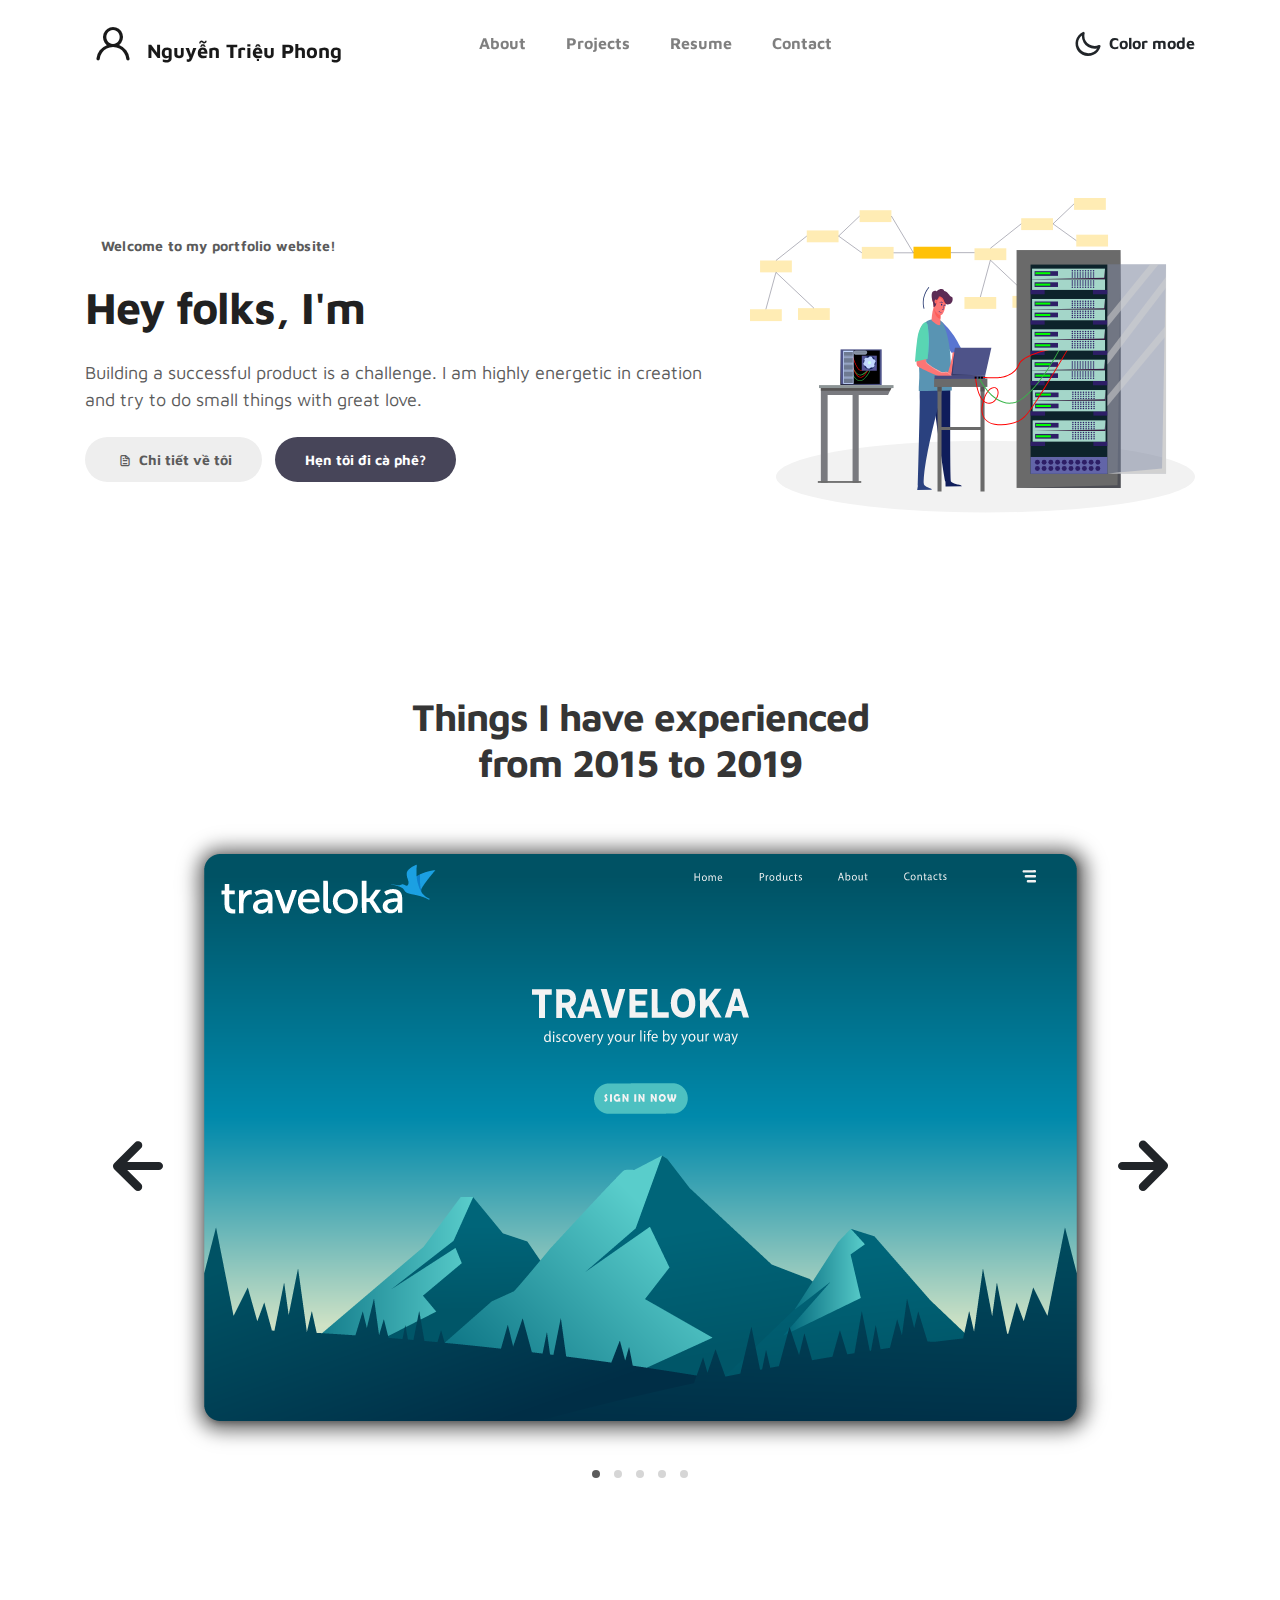
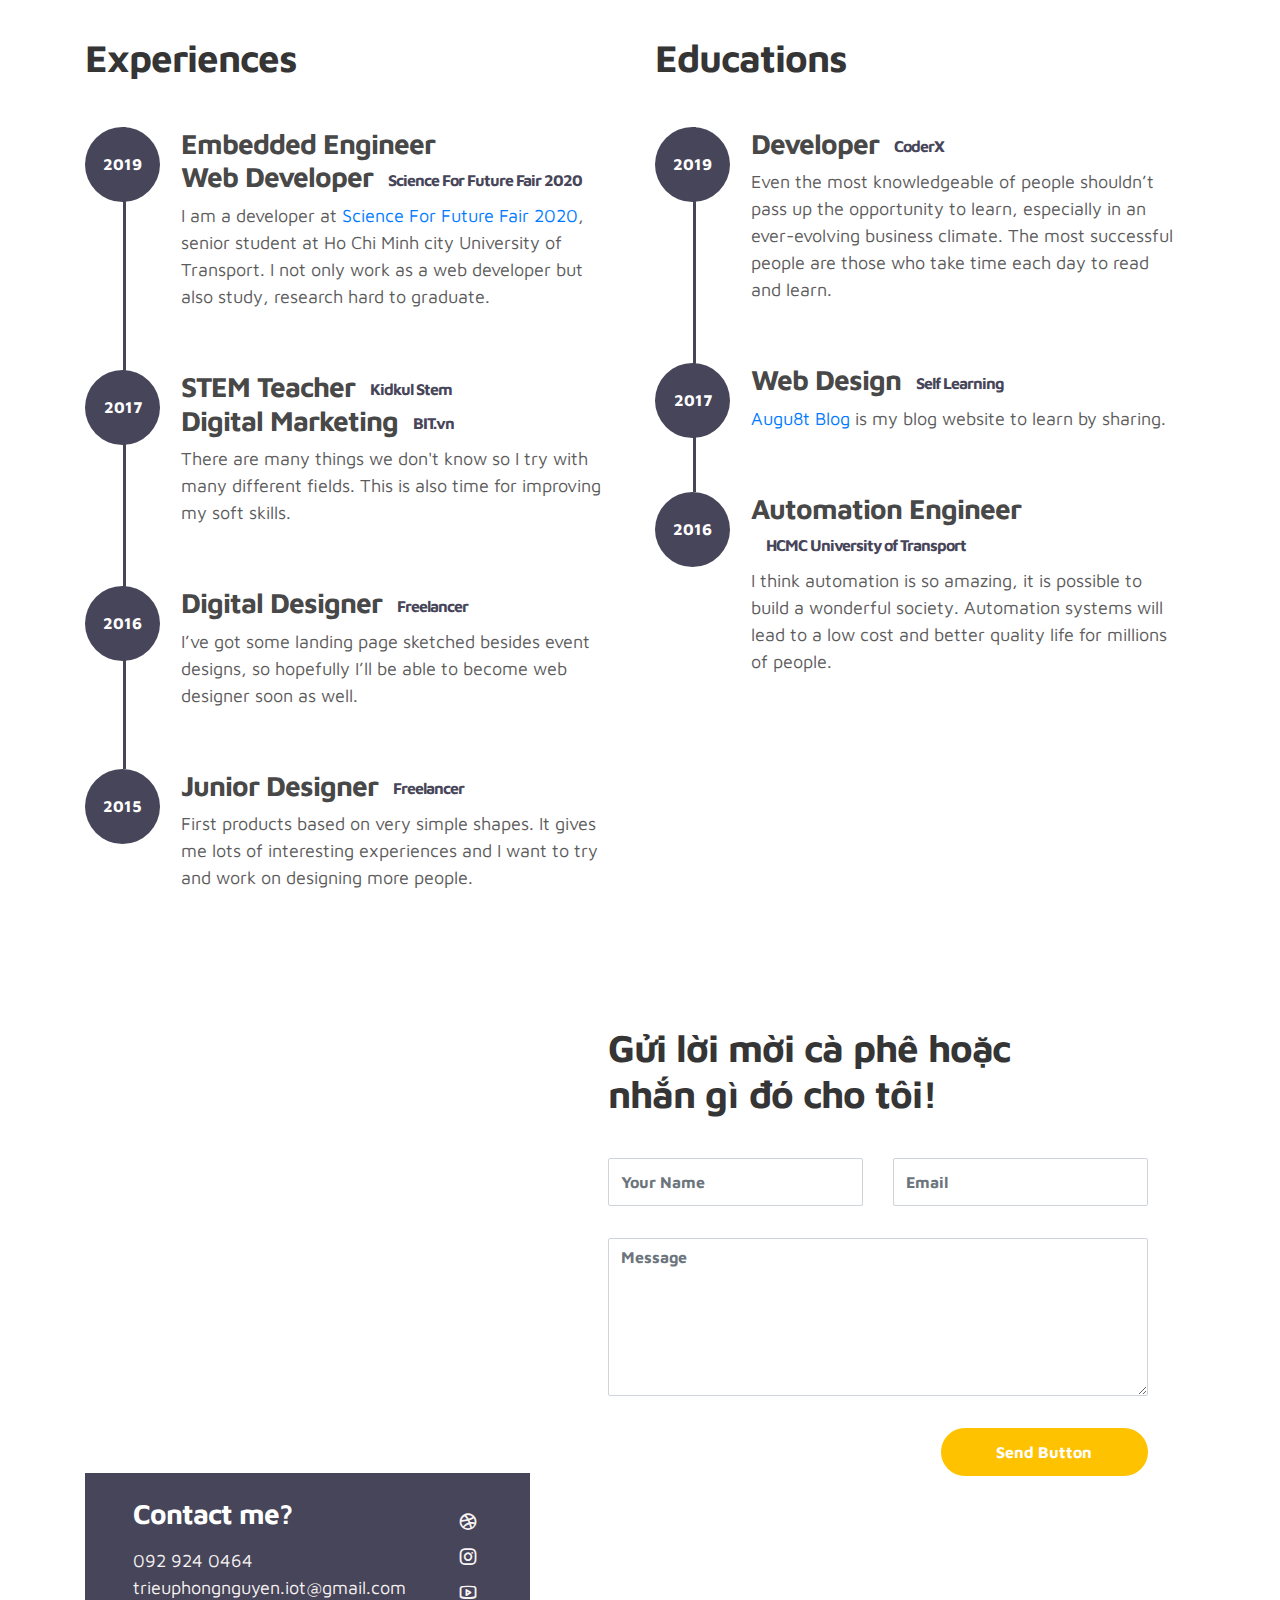
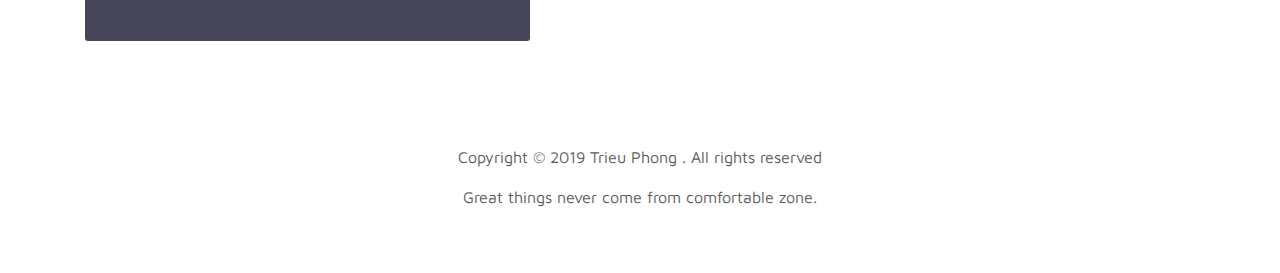
<file: index.html>
<!doctype html>
<html lang="en">
  <head>
    <meta charset="utf-8">
    <meta name="viewport" content="width=device-width, initial-scale=1, shrink-to-fit=no">
    <meta name="description" content="">
    <meta name="author" content="">

    <title>About Nguyen Trieu Phong</title>

    <link rel="stylesheet" href="css/bootstrap.min.css">
    <link rel="stylesheet" href="css/unicons.css">
    <link rel="stylesheet" href="css/owl.carousel.min.css">
    <link rel="stylesheet" href="css/owl.theme.default.min.css">

    <!-- MAIN STYLE -->
    <link rel="stylesheet" href="css/tooplate-style.css">
    
<script src="https://ajax.googleapis.com/ajax/libs/jquery/3.4.0/jquery.min.js"></script>
  </head>
  <body>

    <!-- MENU -->
    <nav class="navbar navbar-expand-sm navbar-light">
        <div class="container">
            <a class="navbar-brand" href="index.html"><i class='uil uil-user'></i> Nguyễn Triệu Phong</a>

            <button class="navbar-toggler" type="button" data-toggle="collapse" data-target="#navbarNav" aria-controls="navbarNav" aria-expanded="false"
                aria-label="Toggle navigation">
                <span class="navbar-toggler-icon"></span>
                <span class="navbar-toggler-icon"></span>
                <span class="navbar-toggler-icon"></span>
            </button>

            <div class="collapse navbar-collapse" id="navbarNav">
                <ul class="navbar-nav mx-auto">
                    <li class="nav-item">
                        <a href="#about" class="nav-link"><span data-hover="About">About</span></a>
                    </li>
                    <li class="nav-item">
                        <a href="#project" class="nav-link"><span data-hover="Projects">Projects</span></a>
                    </li>
                    <li class="nav-item">
                        <a href="#resume" class="nav-link"><span data-hover="Resume">Resume</span></a>
                    </li>
                    <li class="nav-item">
                        <a href="#contact" class="nav-link"><span data-hover="Contact">Contact</span></a>
                    </li>
                </ul>

                <ul class="navbar-nav ml-lg-auto">
                    <div class="ml-lg-4">
                      <div class="color-mode d-lg-flex justify-content-center align-items-center">
                        <i class="color-mode-icon"></i>
                        Color mode
                      </div>
                    </div>
                </ul>
            </div>
        </div>
    </nav>

    <!-- ABOUT -->
    <section class="about full-screen d-lg-flex justify-content-center align-items-center" id="about">
        <div class="container">
            <div class="row">
                
                <div class="col-lg-7 col-md-12 col-12 d-flex align-items-center">
                    <div class="about-text">
                        <small class="small-text">Welcome to <span class="mobile-block">my portfolio website!</span></small>
                        <h1 class="animated animated-text">
                            <span class="mr-2">Hey folks, I'm</span>
                                <div class="animated-info">
                                    <span class="animated-item">Triệu Phong</span>
                                    <span class="animated-item">Designer</span>
                                    <span class="animated-item">Engineer</span>
                                </div>
                        </h1>

                        <p>Building a successful product is a challenge. I am highly energetic in creation and try to do small things with great love.</p>
                        
                        <div class="custom-btn-group mt-4">
                          <a href="https://phongcode.github.io/CV.pdf" class="btn mr-lg-2 custom-btn"><i class='uil uil-file-alt'></i> Chi tiết về tôi</a>
                          <a href="#contact" class="btn custom-btn custom-btn-bg custom-btn-link">Hẹn tôi đi cà phê?</a>
                        </div>
                    </div>
                </div>

                <div class="col-lg-5 col-md-12 col-12">
                    <div class="about-image svg">
                        <img src="images/undraw/undraw_software_engineer_lvl5.svg" class="img-fluid" alt="svg image">
                    </div>
                </div>

            </div>
        </div>
    </section>

    <!-- PROJECTS -->
    <section class="project py-5" id="project">
        <div class="container">
                
                <div class="row">
                  <div class="col-lg-11 text-center mx-auto col-12">

                      <div class="col-lg-8 mx-auto">
                        <h2>Things I have experienced <br> from 2015 to 2019</h2>
                      </div>

                      <div class="owl-carousel owl-theme">
                        <div class="item">
                          <div class="project-info">
                            <img src="images/project/project-image01.png" class="img-fluid" alt="project image">
                          </div>
                        </div>

                        <div class="item">
                          <div class="project-info">
                            <img src="images/project/project-image02.png" class="img-fluid" alt="project image">
                          </div>
                        </div>

                        <div class="item">
                          <div class="project-info">
                            <img src="images/project/project-image03.png" class="img-fluid" alt="project image">
                          </div>
                        </div>

                        <div class="item">
                          <div class="project-info">
                            <img src="images/project/project-image04.png" class="img-fluid" alt="project image">
                          </div>
                        </div>

                        <div class="item">
                          <div class="project-info">
                            <img src="images/project/project-image05.png" class="img-fluid" alt="project image">
                          </div>
                        </div>
                      </div>

                  </div>
                </div>
        </div>
    </section>

    <!-- FEATURES -->
    <section class="resume py-5 d-lg-flex justify-content-center align-items-center" id="resume">
        <div class="container">
            <div class="row">

                <div class="col-lg-6 col-12">
                  <h2 class="mb-4">Experiences</h2>

                    <div class="timeline">
                        <div class="timeline-wrapper">
                             <div class="timeline-yr">
                                  <span>2019</span>
                             </div>
                             <div class="timeline-info">
                                  <h3><span>Embedded Engineer <br> Web Developer</span><small>Science For Future Fair 2020</small></h3>
                                  <p>I am a developer at <a rel="nofollow" href="https://www.eigentechltd.com/">Science For Future Fair 2020</a>, senior student at Ho Chi Minh city University of Transport. I not only work as a web developer but also study, research hard to graduate.</p>
                             </div>
                        </div>

                        <div class="timeline-wrapper">
                            <div class="timeline-yr">
                                <span>2017</span>
                            </div>
                            <div class="timeline-info">
                                <h3><span>STEM Teacher</span><small>Kidkul Stem</small> <br>Digital Marketing</span><small>BIT.vn</small></h3>
                                <p>There are many things we don't know so I try with many different fields. This is also time for improving my soft skills.</p>
                            </div>
                        </div>

                        <div class="timeline-wrapper">
                            <div class="timeline-yr">
                                <span>2016</span>
                            </div>
                            <div class="timeline-info">
                                <h3><span>Digital Designer<small>Freelancer</small></h3>
                                <p>I’ve got some landing page sketched besides event designs, so hopefully I’ll be able to become web designer soon as well.</p>
                            </div>
                        </div>
                        
                        <div class="timeline-wrapper">
                            <div class="timeline-yr">
                                <span>2015</span>
                            </div>
                            <div class="timeline-info">
                                <h3><span>Junior Designer<small>Freelancer</small></h3>
                                <p>First products based on very simple shapes. It gives me lots of interesting experiences and I want to try and work on designing more people. </p>
                            </div>
                        </div>

                    </div>
                </div>

                <div class="col-lg-6 col-12">
                  <h2 class="mb-4 mobile-mt-2">Educations</h2>

                    <div class="timeline">
                        <div class="timeline-wrapper">
                             <div class="timeline-yr">
                                  <span>2019</span>
                             </div>
                             <div class="timeline-info">
                                  <h3><span>Developer</span><small>CoderX</small></h3>
                                  <p>Even the most knowledgeable of people shouldn’t pass up the opportunity to learn, especially in an ever-evolving business climate. The most successful people are those who take time each day to read and learn.</p>
                             </div>
                        </div>

                        <div class="timeline-wrapper">
                            <div class="timeline-yr">
                                <span>2017</span>
                            </div>
                            <div class="timeline-info">
                                <h3><span>Web Design</span><small>Self Learning</small></h3>
                                <p><a rel="nofollow" href="https://www.nguyentrieuphong.com">Augu8t Blog</a> is my blog website to learn by sharing.</p>
                            </div>
                        </div>
                        
                        <div class="timeline-wrapper">
                            <div class="timeline-yr">
                                <span>2016</span>
                            </div>
                            <div class="timeline-info">
                                <h3><span>Automation Engineer</span><br><small>HCMC University of Transport</small></h3>
                                <p>I think automation is so amazing, it is possible to build a wonderful society. Automation systems will lead to a low cost and better quality life for millions of people.</p>
                            </div>
                        </div>

                    </div>
                </div>
                
            </div>
        </div>
    </section>

    <!-- CONTACT -->
    <section class="contact py-5" id="contact">
      <div class="container">
        <div class="row">
          
          <div class="col-lg-5 mr-lg-5 col-12">
            <div class="google-map w-100">
             <iframe src="https://www.google.com/maps/embed?pb=!1m18!1m12!1m3!1d3918.2883622775457!2d106.61641081517001!3d10.865658192260971!2m3!1f0!2f0!3f0!3m2!1i1024!2i768!4f13.1!3m3!1m2!1s0x31752a1a124f4105%3A0xb89315414737dcb1!2zxJDhuqFpIEjhu41jIEdpYW8gVGjDtG5nIFbhuq1uIFThuqNpIFRQIEhDTSAtIEPGoSBz4bufIDM!5e0!3m2!1svi!2s!4v1582374164343!5m2!1svi!2s" width="500" height="450" frameborder="0" style="border:0;" allowfullscreen=""></iframe> 
			  </div>

            <div class="contact-info d-flex justify-content-between align-items-center py-4 px-lg-5">
                <div class="contact-info-item">
                  <h3 class="mb-3 text-white">Contact me?</h3>
                  <p class="footer-text mb-0">092 924 0464</p>
                  <p><a href="mailto:hello@company.co">trieuphongnguyen.iot@gmail.com</a></p>
                </div>

                <ul class="social-links">
                     <li><a href="#" class="uil uil-dribbble" data-toggle="tooltip" data-placement="left" title="Dribbble"></a></li>
                     <li><a href="#" class="uil uil-instagram" data-toggle="tooltip" data-placement="left" title="Instagram"></a></li>
                     <li><a href="#" class="uil uil-youtube" data-toggle="tooltip" data-placement="left" title="Youtube"></a></li>
                </ul>
            </div>
          </div>

          <div class="col-lg-6 col-12">
            <div class="contact-form">
              <h2 class="mb-4">Gửi lời mời cà phê hoặc </br> nhắn gì đó cho tôi!</h2>

              <form action="" method="get" onsubmit="return postToGoogle();">
                <div class="row">
                  <div class="col-lg-6 col-12">
                    <input type="text" class="form-control" name="name" placeholder="Your Name" id="name">
                  </div>

                  <div class="col-lg-6 col-12">
                    <input type="email" class="form-control" name="email" placeholder="Email" id="email">
                  </div>

                  <div class="col-12">
                    <textarea name="message" rows="6" class="form-control" id="message" placeholder="Message"></textarea>
                  </div>

                  <div class="ml-lg-auto col-lg-5 col-12">
                    <input type="submit" class="form-control submit-btn" value="Send Button">
                  </div>
                </div>
              </form>
            </div>
          </div>

        </div>
      </div>
    </section>

    <!-- FOOTER -->
     <footer class="footer py-5">
          <div class="container">
               <div class="row">

                    <div class="col-lg-12 col-12">                                
                        <p class="copyright-text text-center">Copyright &copy; 2019 Trieu Phong . All rights reserved</p>
                        <p class="copyright-text text-center">Great things never come from comfortable zone.</p>
                    </div>
                    
               </div>
          </div>
     </footer>

    <script src="js/jquery-3.3.1.min.js"></script>
    <script src="js/popper.min.js"></script>
    <script src="js/bootstrap.min.js"></script>
    <script src="js/Headroom.js"></script>
    <script src="js/jQuery.headroom.js"></script>
    <script src="js/owl.carousel.min.js"></script>
    <script src="js/smoothscroll.js"></script>
    <script src="js/custom.js"></script>
	<script>
	function postToGoogle() {
    //Xử lý lấy dữ liệu các input vào biến tương ứng thông qua ID của input
    var name = $("#nameField").val();
    var email = $("#emailField").val();
    var mess = $("#messField").val();
    //Đoạn giữa này có thể sử dụng để validate dữ liệu 1 lần nữa hoăc... bỏ qua nhé :D

    //Xử lý gửi dữ liệu lên form
    $.ajax({
        //Chỉ định đích gửi dữ liệu đến: là form response đã tạo ở trên
        url: "https://docs.google.com/forms/d/e/1FAIpQLSdhUrycAR__mPbJOZuMIKOB4avLpFLMu3JX6VVdTg4xcZ-ltw/viewform",
        //URL lấy từ link đã note ở trên nhé
        data: { //gán các giá trị tương ứng vào các Input name tương ứng đã lấy ở trên
            "Your Name": name,
            "Email": email,
            "Message": mess
        },
        type: "POST",
        dataType: "jsonp", //các bạn có thể để xml, nhưng khi bật console lên sẽ thấy báo đỏ lòm vì ko cho cross, còn cái này nó vẫn cảnh báo nhưng màu xám thôi, ko đỏ :v
        success: function(d)
    {}, //do đã bảo ở trên là nó ko cho cross đâu, nên khi gửi data xong ko trả về success được, ko cần điền cái này nhé
        error: function(x, y, z) {
            $('#success-msg').show(); //hiện ra cái mess báo thành công khi gửi xong
        }
    });

    return false;
}
</script>

  </body>
</html>
</file>
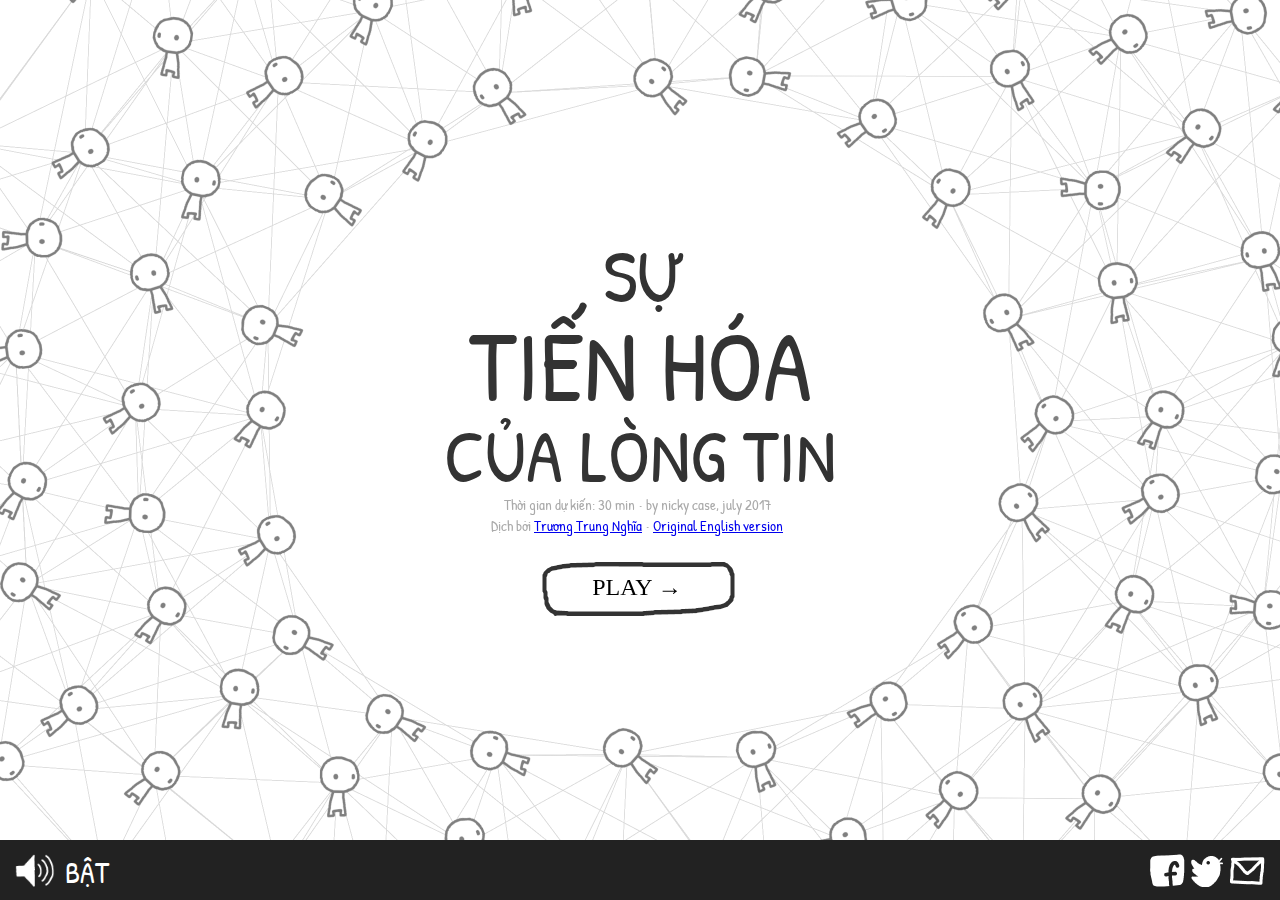
<file: trustvn/index.html>
<!--

TRANSLATION GUIDE:
https://github.com/ncase/trust#how-to-translate-this-thang

Hello fan-translaters!
First off, thank you so much for taking the time to help out,
I super appreciate it. :3 Anyway, to make translation a bit easier
(or at least less painful) I've scattered comments about on
what things you should translate, plus any additional info

Translate the following files:

    index.html - The title & social sharing text (a few words)
    words.html - All the words for the interactive itself (~3,300 words)
    (optional) notes/index.html - The footnotes (~1,100 words)
    (optional) peeps/index.html - The full credits (a few words)

Many thanks again!

<3,
~ Nicky Case

-->
<!doctype>
<html>
<head>

	<!-- TO TRANSLATE: "title", "description" -->
	<title>Sự tiến hóa của lòng tin</title>
	<meta name="description" content="Một trò chơi nhỏ áp dụng game theory để giải thích con người tin tưởng nhau vì sao và như thế nào"/>
    <meta content="text/html;charset=utf-8" http-equiv="Content-Type">
	<meta content="utf-8" http-equiv="encoding">
	<meta charset="utf-8">
	<link rel="icon" type="image/png" href="favicon.png">

	<!-- TO TRANSLATE: "name", "description" -->
	<meta itemprop="name" content="Sự tiến hóa của lòng tin">
	<meta itemprop="description" content="Một trò chơi nhỏ áp dụng game theory để giải thích con người tin tưởng nhau vì sao và như thế nào">
	<meta itemprop="image" content="http://ncase.me/trust/social/thumbnail.png">

	<!-- TO TRANSLATE: "name", "description" -->
	<meta name="twitter:card" content="summary_large_image">
	<meta name="twitter:site" content="@ncasenmare">
	<meta name="twitter:title" content="Sự tiến hóa của lòng tin">
	<meta name="twitter:description" content="Một trò chơi nhỏ áp dụng game theory để giải thích con người tin tưởng nhau vì sao và như thế nào">
	<meta name="twitter:creator" content="@ncasenmare">
	<meta name="twitter:image" content="http://ncase.me/trust/social/thumbnail.png">

	<!-- TO TRANSLATE: "name", "description" -->
	<meta property="og:title" content="Sự tiến hóa của lòng tin">
	<meta property="og:type" content="website">
	<meta property="og:url" content="http://ncase.me/trust/">
	<meta property="og:image" content="http://ncase.me/trust/social/thumbnail.png">
	<meta property="og:description" content="Một trò chơi nhỏ áp dụng game theory để giải thích con người tin tưởng nhau vì sao và như thế nào">

	<!-- Styles -->
	<link rel="stylesheet" href="css/slides.css">
	<link rel="stylesheet" href="css/balloon.css">

</head>
<body>
	<div id="preloader">đợi xíu...</div> <!-- TRANSLATE THIS -->
	<div style="display:none" id="main">
		<div id="slideshow_container">
			<div id="slideshow"></div>
			<div id="scratcher"></div>
		</div>
	</div>
	<div style="display:none" id="footer">
		<div id="sound" sound="on" class="no-select">
			<div id="sound_icon"></div>
			<div id="sound_on">BẬT</div> <!-- TRANSLATE THIS -->
			<div id="sound_off">TẮT</div> <!-- TRANSLATE THIS -->
		</div>
		<div id="select"></div>

		<!-- TRANSLATE "title" & "text". Make sure it's less than 112 characters, for Twitter's sake -->
		<!-- Also, "link" will be changed later to whatever the link for the translated version will be. -->
		<sharing title="Sự tiến hóa của lòng tin"
				 text="Con người không còn tin tưởng lẫn nhau. Tại sao, và chúng ta phải thay đổi như thế nào?"
				 link="http://nghiatt90.github.io/trust-vn/"></sharing>

	</div>
</body>
</html>

<!-- Libraries -->
<script src="js/lib/helpers.js?v5"></script>
<script src="js/lib/pegasus.js?v5"></script>
<script>var c_ = {};</script>
<script src="js/lib/minpubsub.src.js?v5"></script>
<script src="js/lib/q.js?v5"></script>
<script src="js/lib/pixi.min.js?v5"></script>
<script src="js/lib/howler.js?v5"></script>
<script>var createjs = window;</script>
<script src="js/lib/tweenjs-0.6.2.min.js?v5"></script>
<script>Ticker.framerate=60; Ticker.paused=true;</script>
<script src="js/lib/sharing.js?v5"></script>

<!-- Core Engine -->
<script src="js/core/Loader.js?v5"></script>
<script src="js/core/Slideshow.js?v5"></script>
<script src="js/core/SlideSelect.js?v5"></script>
<script src="js/core/Button.js?v5"></script>
<script src="js/core/TextBox.js?v5"></script>
<script src="js/core/Words.js?v5"></script>
<script src="js/core/IncDecNumber.js?v5"></script>
<script src="js/core/Slider.js?v5"></script>
<script src="js/core/Scratcher.js?v5"></script>
<script src="js/core/Background.js?v5"></script>
<script src="js/core/ImageBox.js?v5"></script>
<script src="js/core/PayoffsUI.js?v5"></script>

<!-- Simulations -->
<script src="js/sims/Splash.js?v5"></script>
<script src="js/sims/PD.js?v5"></script>
<script src="js/sims/Iterated.js?v5"></script>
<script src="js/sims/Tournament.js?v5"></script>
<script src="js/sims/SandboxUI.js?v5"></script>

<!-- Slides -->
<script src="js/slides/0_Slides_Intro.js?v5"></script>
<script src="js/slides/1_Slides_OneOff.js?v5"></script>
<script src="js/slides/2_Slides_Iterated.js?v5"></script>
<script src="js/slides/3_Slides_Tournament.js?v5"></script>
<script src="js/slides/4_Slides_Evolution.js?v5"></script>
<script src="js/slides/5_Slides_Distrust.js?v5"></script>
<script src="js/slides/6_Slides_Noise.js?v5"></script>
<script src="js/slides/7_Slides_Sandbox.js?v5"></script>
<script src="js/slides/8_Slides_Conclusion.js?v5"></script>
<script src="js/slides/9_Slides_Credits.js?v5"></script>

<!-- Main Code -->
<script src="js/main.js?v5"></script>
</file>
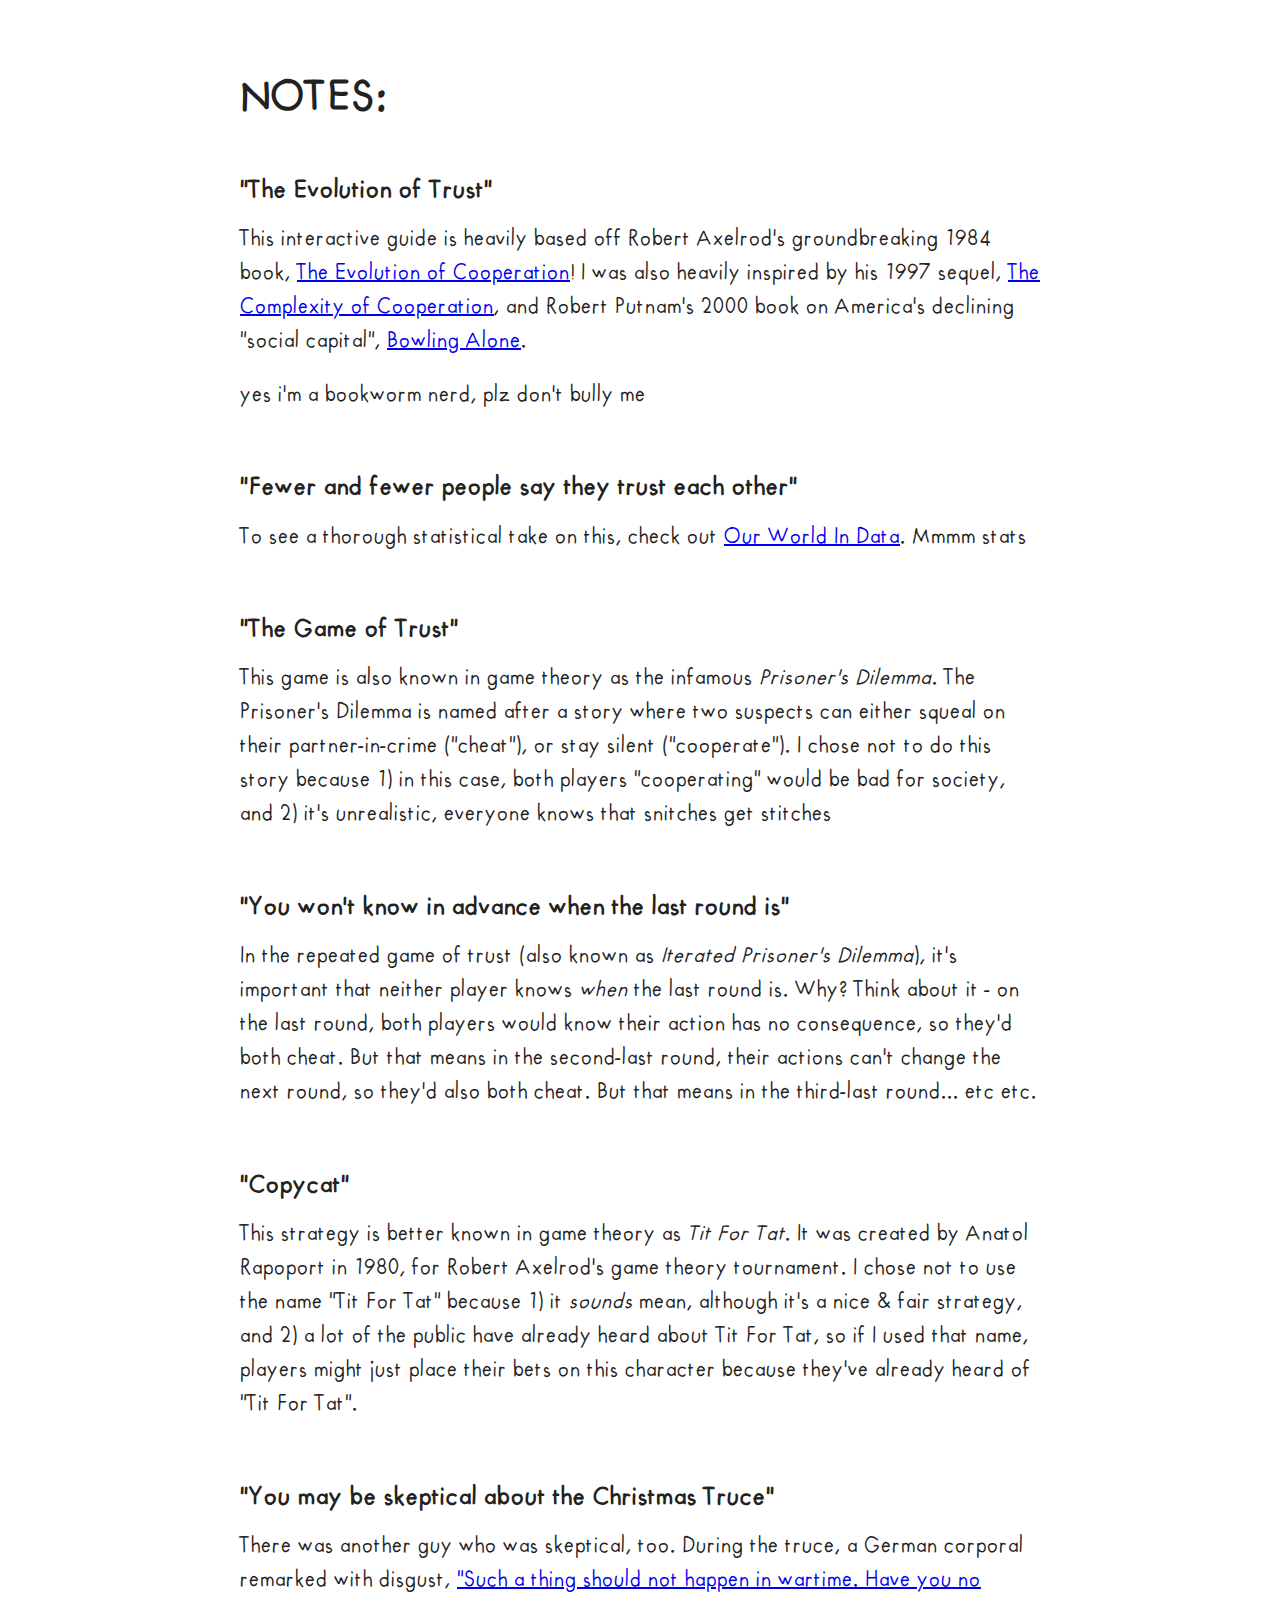
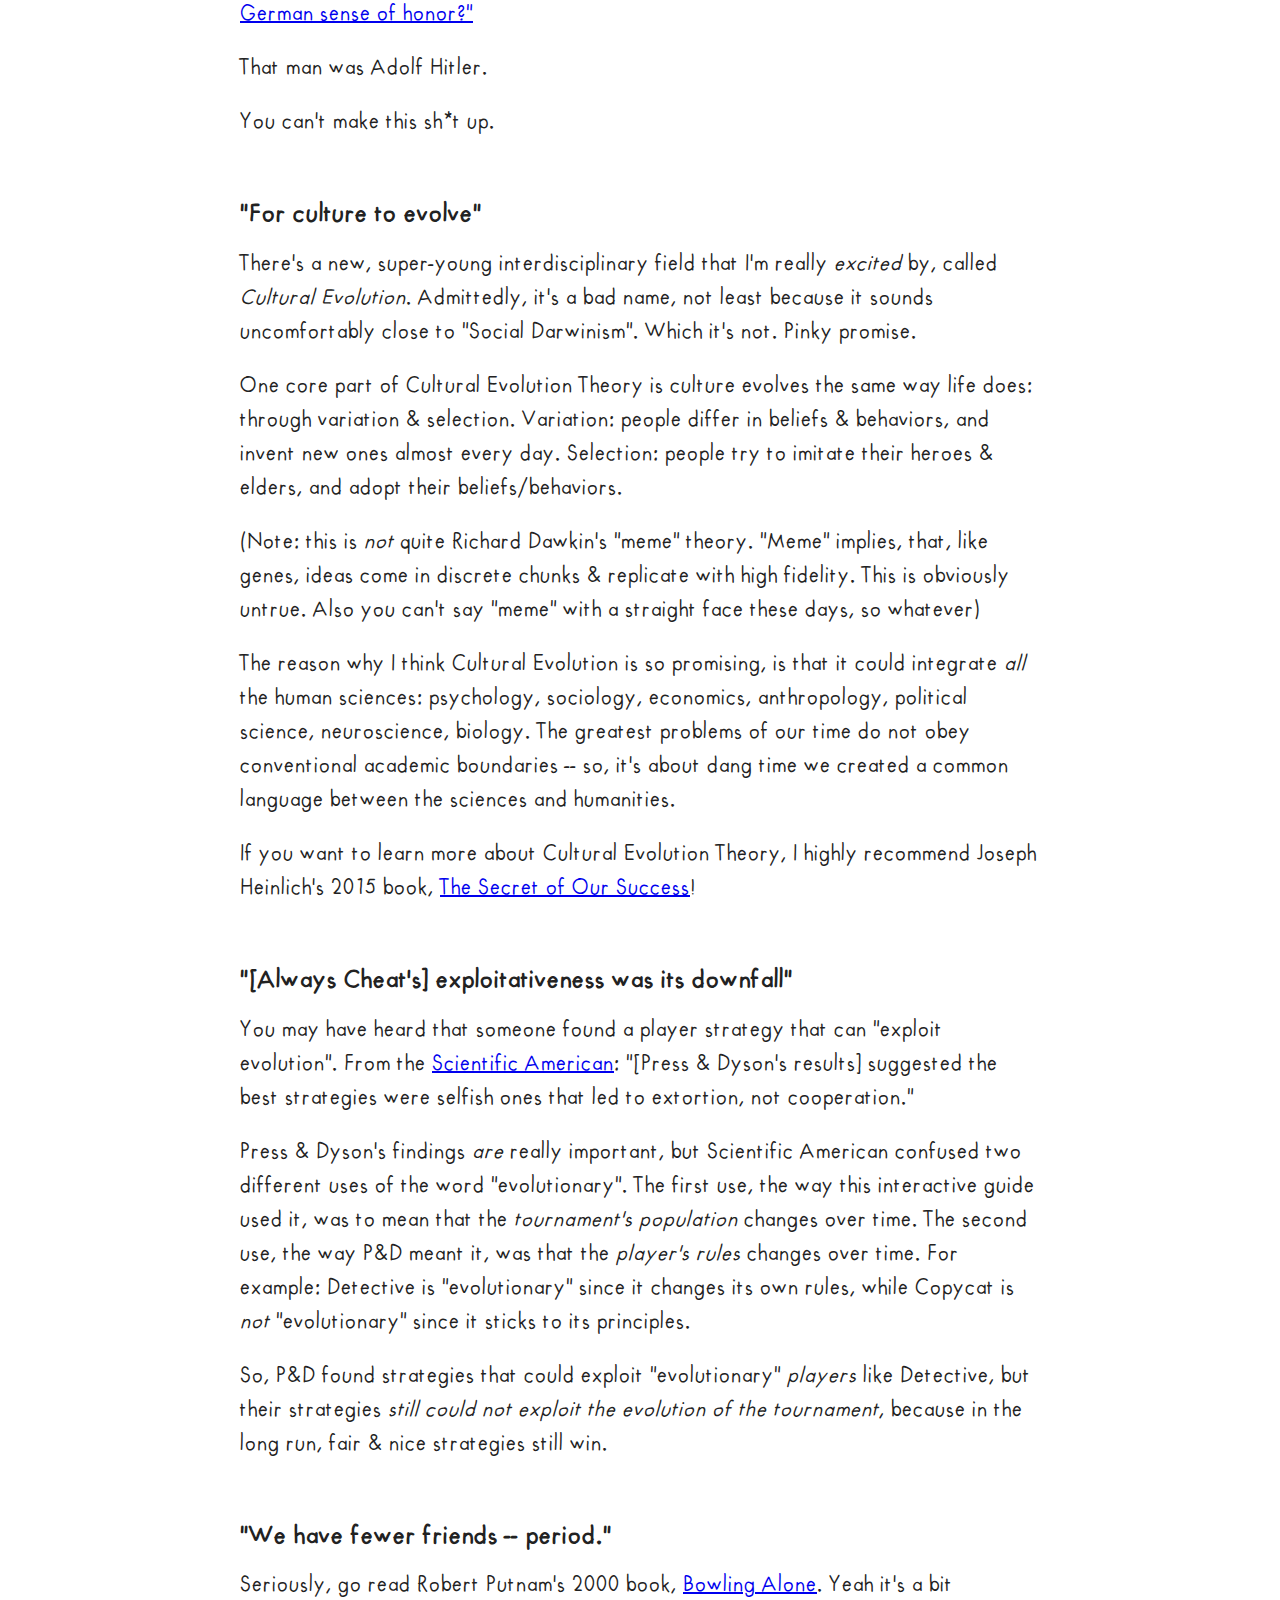
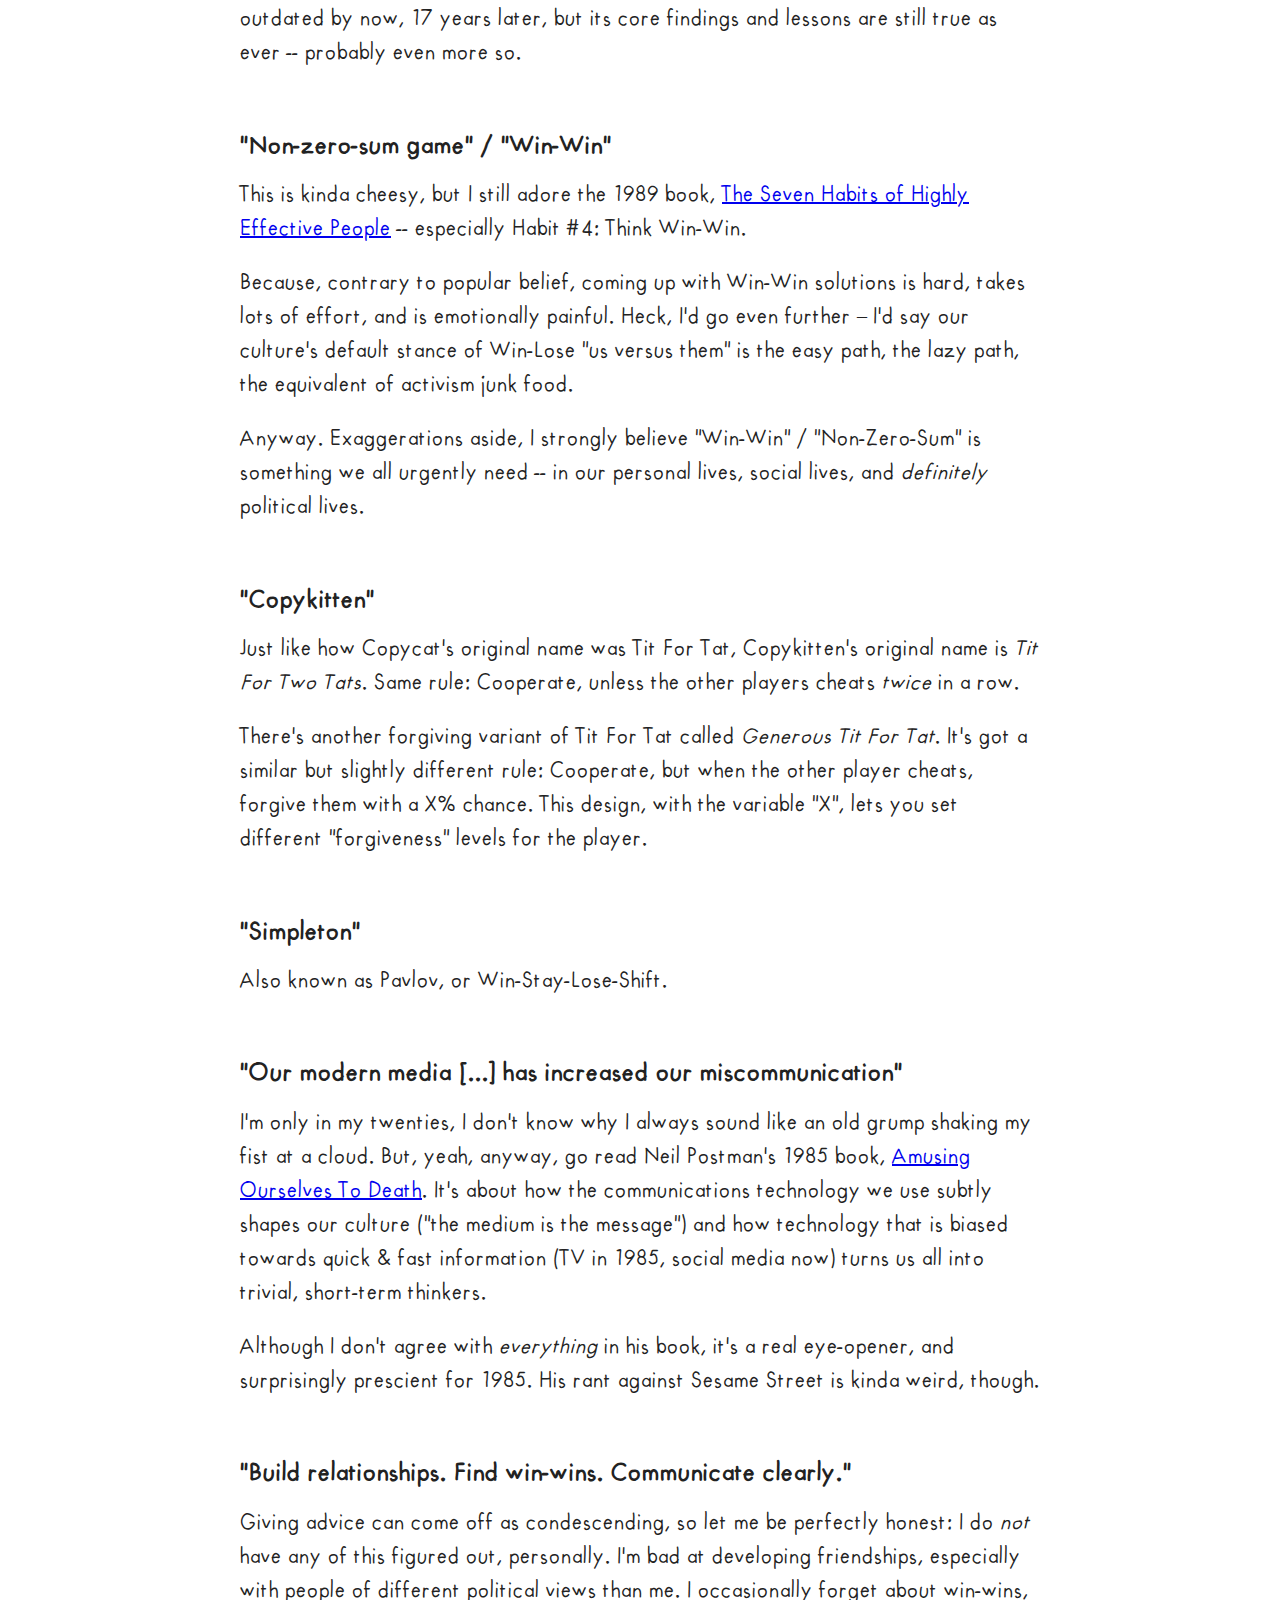
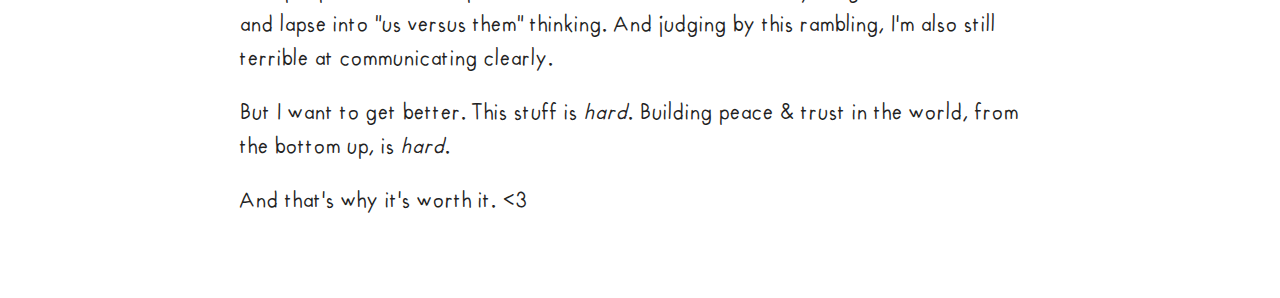
<file: trustvn/notes/index.html>
<!--

THIS FILE HAS ABOUT 1,100 WORDS TO TRANSLATE

These are just the footnotes though.
So, it's optional to translate these!

-->

<!DOCTYPE html>
<html>

<head>

	<!-- TRANSLATE: "title" -->
	<meta charset="utf-8">
	<title>The Evolution of Trust: Feetnotes</title>
	<link rel="icon" type="image/png" href="favicon.png">
	<link rel="stylesheet" href="notes.css">

</head>

<body>
<div id="notes">

<h1>NOTES:</h1>

<h3>"The Evolution of Trust"</h3>

<p>This interactive guide is heavily based off Robert Axelrod's groundbreaking 1984 book, <a href="https://www.amazon.com/Evolution-Cooperation-Revised-Robert-Axelrod/dp/0465005640">The Evolution of Cooperation</a>! I was also heavily inspired by his 1997 sequel, <a href="http://press.princeton.edu/titles/6144.html">The Complexity of Cooperation</a>, and Robert Putnam's 2000 book on America's declining "social capital", <a href="http://bowlingalone.com/">Bowling Alone</a>.</p>

<p>yes i'm a bookworm nerd, plz don't bully me</p>

<h3>"Fewer and fewer people say they trust each other"</h3>

<p>To see a thorough statistical take on this, check out <a href="https://ourworldindata.org/trust">Our World In Data</a>. Mmmm stats</p>

<h3>"The Game of Trust"</h3>

<p>This game is also known in game theory as the infamous <em>Prisoner's Dilemma</em>. The Prisoner's Dilemma is named after a story where two suspects can either squeal on their partner-in-crime ("cheat"), or stay silent ("cooperate"). I chose not to do this story because 1) in this case, both players "cooperating" would be bad for society, and 2) it's unrealistic, everyone knows that snitches get stitches</p>

<h3>"You won't know in advance when the last round is"</h3>

<p>In the repeated game of trust (also known as <em>Iterated Prisoner's Dilemma</em>), it's important that neither player knows <em>when</em> the last round is. Why? Think about it - on the last round, both players would know their action has no consequence, so they'd both cheat. But that means in the second-last round, their actions can't change the next round, so they'd also both cheat. But that means in the third-last round... etc etc.</p>

<h3>"Copycat"</h3>

<p>This strategy is better known in game theory as <em>Tit For Tat</em>. It was created by Anatol Rapoport in 1980, for Robert Axelrod's game theory tournament. I chose not to use the name "Tit For Tat" because 1) it <em>sounds</em> mean, although it's a nice &amp; fair strategy, and 2) a lot of the public have already heard about Tit For Tat, so if I used that name, players might just place their bets on this character because they've already heard of "Tit For Tat".</p>

<h3>"You may be skeptical about the Christmas Truce"</h3>

<p>There was another guy who was skeptical, too. During the truce, a German corporal remarked with disgust, <a href="http://time.com/3643889/christmas-truce-1914/">"Such a thing should not happen in wartime. Have you no German sense of honor?"</a></p>

<p>That man was Adolf Hitler.</p>

<p>You can't make this sh*t up.</p>

<h3>"For culture to evolve"</h3>

<p>There's a new, super-young interdisciplinary field that I'm really <em>excited</em> by, called <em>Cultural Evolution</em>. Admittedly, it's a bad name, not least because it sounds uncomfortably close to "Social Darwinism". Which it's not. Pinky promise.</p>

<p>One core part of Cultural Evolution Theory is culture evolves the same way life does: through variation &amp; selection. Variation: people differ in beliefs &amp; behaviors, and invent new ones almost every day. Selection: people try to imitate their heroes &amp; elders, and adopt their beliefs/behaviors.</p>

<p>(Note: this is <em>not</em> quite Richard Dawkin's "meme" theory. "Meme" implies, that, like genes, ideas come in discrete chunks &amp; replicate with high fidelity. This is obviously untrue. Also you can't say "meme" with a straight face these days, so whatever)</p>

<p>The reason why I think Cultural Evolution is so promising, is that it could integrate <em>all</em> the human sciences: psychology, sociology, economics, anthropology, political science, neuroscience, biology. The greatest problems of our time do not obey conventional academic boundaries -- so, it's about dang time we created a common language between the sciences and humanities.</p>

<p>If you want to learn more about Cultural Evolution Theory, I highly recommend Joseph Heinlich's 2015 book, <a href="http://press.princeton.edu/titles/10543.html">The Secret of Our Success</a>!</p>

<h3>"[Always Cheat's] exploitativeness was its downfall"</h3>

<p>You may have heard that someone found a player strategy that can "exploit evolution". From the <a href="https://www.scientificamerican.com/article/game-theory-calls-cooperation-into-question1/">Scientific American</a>: "[Press &amp; Dyson's results] suggested the best strategies were selfish ones that led to extortion, not cooperation."</p>

<p>Press &amp; Dyson's findings <em>are</em> really important, but Scientific American confused two different uses of the word "evolutionary". The first use, the way this interactive guide used it, was to mean that the <em>tournament's population</em> changes over time. The second use, the way P&amp;D meant it, was that the <em>player's rules</em> changes over time. For example: Detective is "evolutionary" since it changes its own rules, while Copycat is <em>not</em> "evolutionary" since it sticks to its principles.</p>

<p>So, P&amp;D found strategies that could exploit "evolutionary" <em>players</em> like Detective, but their strategies <em>still could not exploit the evolution of the tournament</em>, because in the long run, fair &amp; nice strategies still win. </p>

<h3>"We have fewer friends -- period."</h3>

<p>Seriously, go read Robert Putnam's 2000 book, <a href="http://bowlingalone.com/">Bowling Alone</a>. Yeah it's a bit outdated by now, 17 years later, but its core findings and lessons are still true as ever -- probably even more so.</p>

<h3>"Non-zero-sum game" / "Win-Win"</h3>

<p>This is kinda cheesy, but I still adore the 1989 book, <a href="https://www.amazon.com/Habits-Highly-Effective-People-Powerful/dp/0743269519">The Seven Habits of Highly Effective People</a> -- especially Habit #4: Think Win-Win.</p>

<p>Because, contrary to popular belief, coming up with Win-Win solutions is hard, takes lots of effort, and is emotionally painful. Heck, I'd go even further – I'd say our culture's default stance of Win-Lose "us versus them" is the easy path, the lazy path, the equivalent of activism junk food.</p>

<p>Anyway. Exaggerations aside, I strongly believe "Win-Win" / "Non-Zero-Sum" is something we all urgently need -- in our personal lives, social lives, and <em>definitely</em> political lives.</p>

<h3>"Copykitten"</h3>

<p>Just like how Copycat's original name was Tit For Tat, Copykitten's original name is <em>Tit For Two Tats</em>. Same rule: Cooperate, unless the other players cheats <em>twice</em> in a row.</p>

<p>There's another forgiving variant of Tit For Tat called <em>Generous Tit For Tat</em>. It's got a similar but slightly different rule: Cooperate, but when the other player cheats, forgive them with a X% chance. This design, with the variable "X", lets you set different "forgiveness" levels for the player.</p>

<h3>"Simpleton"</h3>

<p>Also known as Pavlov, or Win-Stay-Lose-Shift.</p>

<h3>"Our modern media [...] has increased our miscommunication"</h3>

<p>I'm only in my twenties, I don't know why I always sound like an old grump shaking my fist at a cloud. But, yeah, anyway, go read Neil Postman's 1985 book, <a href="https://www.amazon.com/Amusing-Ourselves-Death-Discourse-Business/dp/014303653X">Amusing Ourselves To Death</a>. It's about how the communications technology we use subtly shapes our culture ("the medium is the message") and how technology that is biased towards quick &amp; fast information (TV in 1985, social media now) turns us all into trivial, short-term thinkers.</p>

<p>Although I don't agree with <em>everything</em> in his book, it's a real eye-opener, and surprisingly prescient for 1985. His rant against Sesame Street is kinda weird, though.</p>

<h3>"Build relationships. Find win-wins. Communicate clearly."</h3>

<p>Giving advice can come off as condescending, so let me be perfectly honest: I do <em>not</em> have any of this figured out, personally. I'm bad at developing friendships, especially with people of different political views than me. I occasionally forget about win-wins, and lapse into "us versus them" thinking. And judging by this rambling, I'm also still terrible at communicating clearly.</p>

<p>But I want to get better. This stuff is <em>hard</em>. Building peace &amp; trust in the world, from the bottom up, is <em>hard</em>.</p>

<p>And that's why it's worth it. &lt;3</p>


</div>
</body>

</html>
</file>
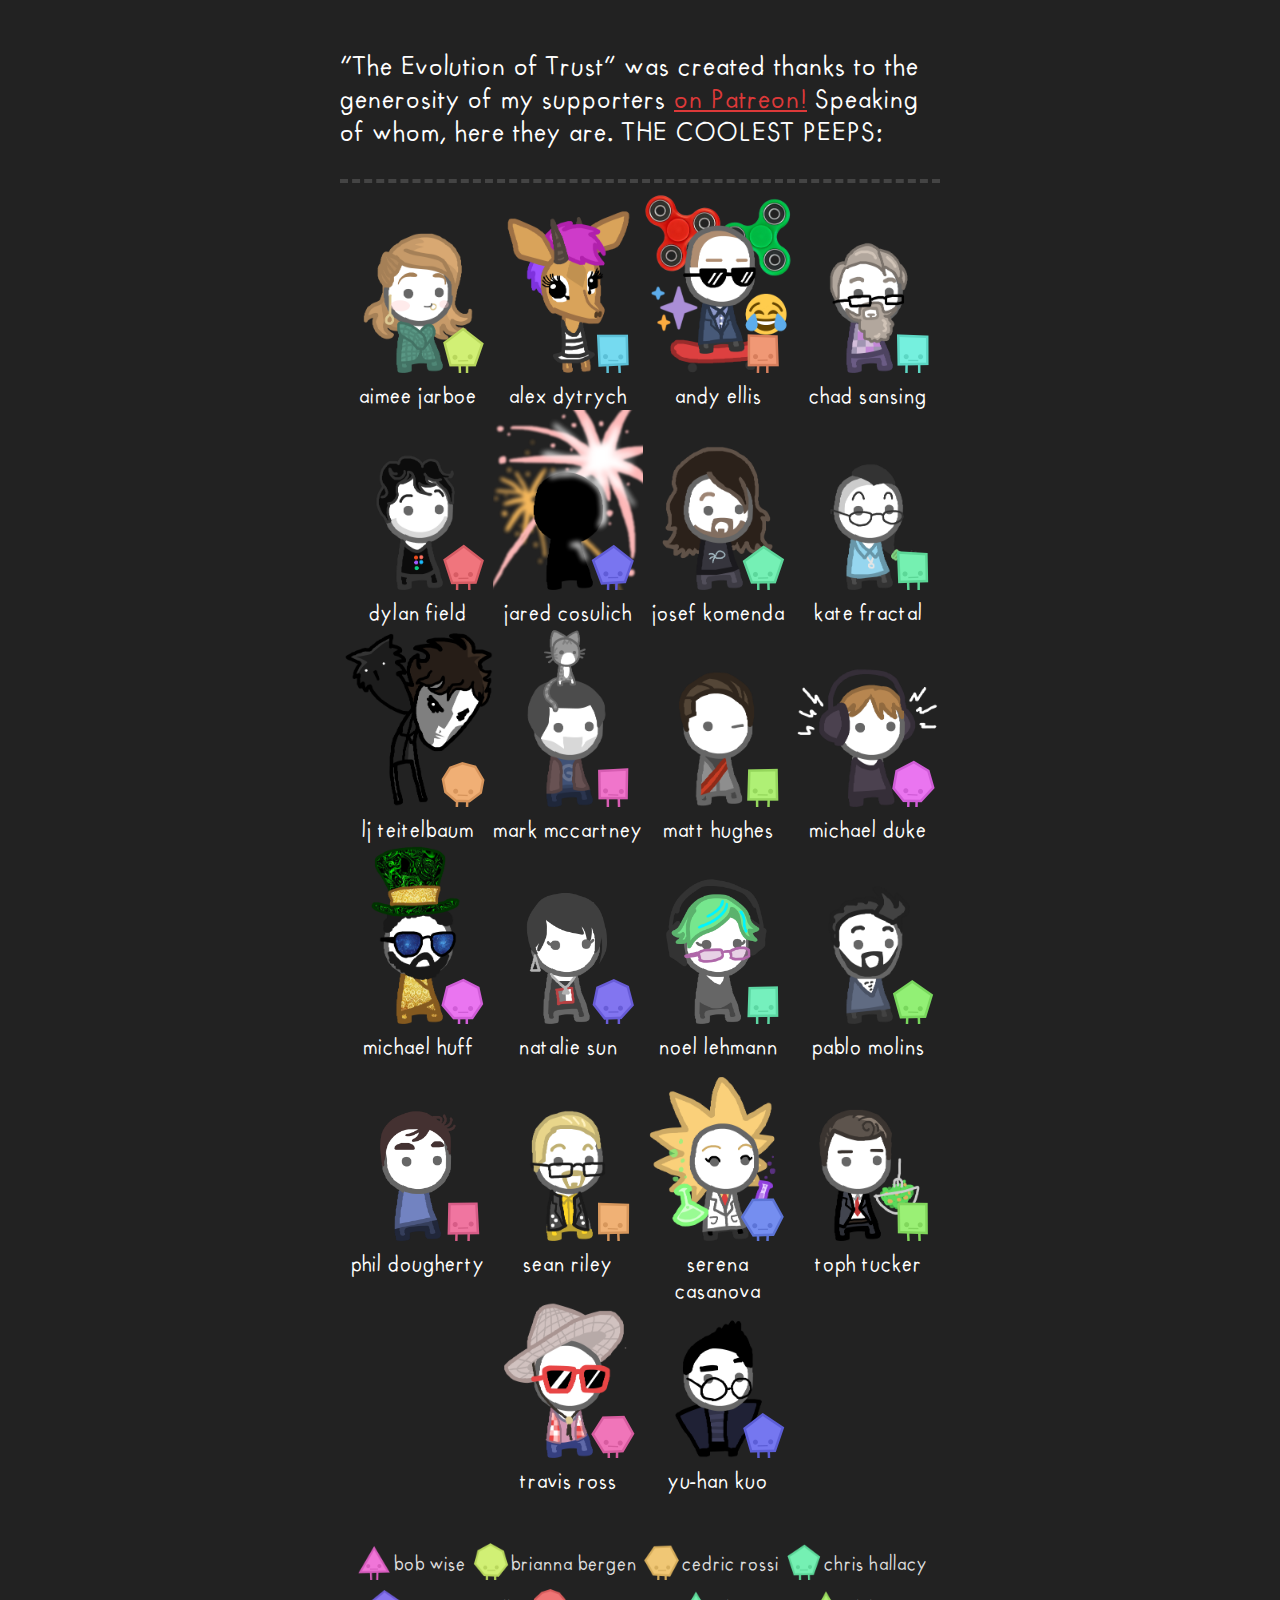
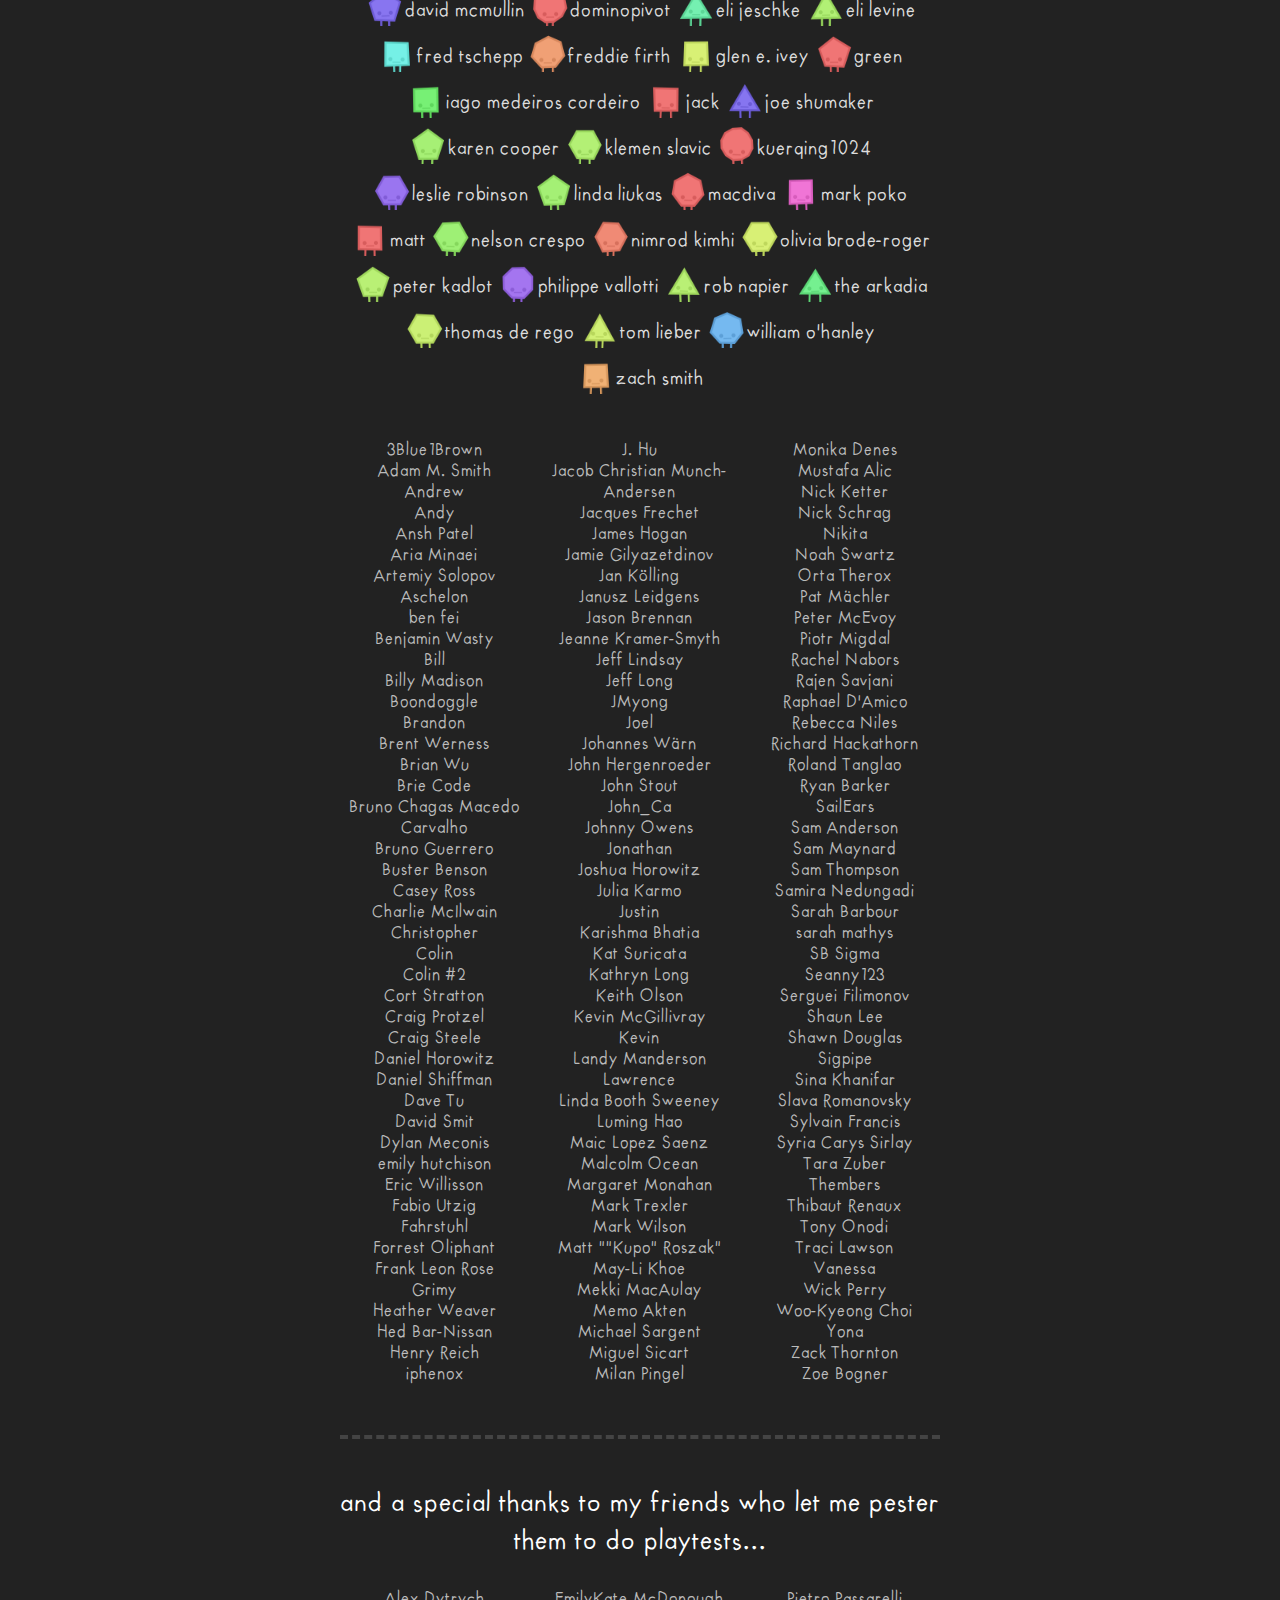
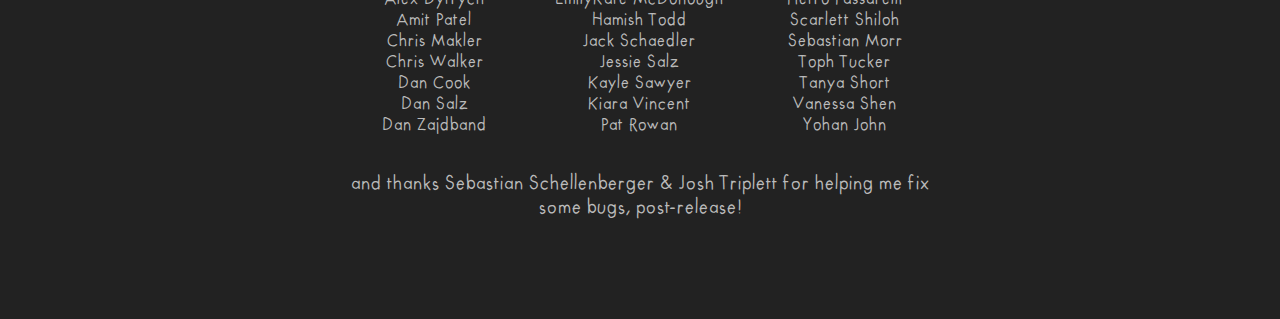
<file: trustvn/peeps/index.html>
<!doctype html>
<html>
<head>

    <!-- META -->
	<title>The Evolution of Trust: Supporters!</title>
    <meta content="text/html;charset=utf-8" http-equiv="Content-Type">
	<meta content="utf-8" http-equiv="encoding">
	<meta charset="utf-8">
	<link rel="icon" type="image/png" href="favicon.png">

	<!-- Styles -->
	<link href="peeps.css" rel="stylesheet"/>

</head>
<body>
	<div id="credits">

		<!-- Created by Nicky Case, & patreon link -->
		<div class="credit_intro">
			<p>
			“The Evolution of Trust” was created thanks to the generosity
			of my supporters <a target="_blank" href="https://www.patreon.com/ncase">on Patreon!</a>
			Speaking of whom, here they are. THE COOLEST PEEPS:
			</p>
		</div>

		<hr>

		<!-- peep patreons -->
		<div class="credits_peeps">
			<div>
				<img src="peep/aimee.png"/>
				<img src="polygon/aimee-j.png"/>
				<span>Aimee Jarboe</span>
			</div>
			<div>
				<img src="peep/alex-d.png"/>
				<img src="polygon/alex-d.png"/>
				<span>Alex Dytrych</span>
			</div>
			<div>
				<img src="peep/andy.png"/>
				<img src="polygon/andy-e.png"/>
				<span>Andy Ellis</span>
			</div>
			<div>
				<img src="peep/chad.png"/>
				<img src="polygon/chad-s.png"/>
				<span>Chad Sansing</span>
			</div>
			<div>
				<img src="peep/dylan-f.png"/>
				<img src="polygon/dylan-f.png"/>
				<span>Dylan Field</span>
			</div>
			<div>
				<img src="peep/jared-c.png"/>
				<img src="polygon/jared-c.png"/>
				<span>Jared Cosulich</span>
			</div>
			<div>
				<img src="peep/josef.png"/>
				<img src="polygon/josef-k.png"/>
				<span>Josef Komenda</span>
			</div>
			<div>
				<img src="peep/kate.png"/>
				<img src="polygon/kate-f.png"/>
				<span>Kate Fractal</span>
			</div>
			<div>
				<img src="peep/ljt.png"/>
				<img src="polygon/ljt.png"/>
				<span>LJ Teitelbaum</span>
			</div>
			<div>
				<img src="peep/mark.png"/>
				<img src="polygon/mark-m.png"/>
				<span>Mark McCartney</span>
			</div>
			<div>
				<img src="peep/matt.png"/>
				<img src="polygon/matt-h.png"/>
				<span>Matt Hughes</span>
			</div>
			<div>
				<img src="peep/michael_duke.png"/>
				<img src="polygon/michael-d.png"/>
				<span>Michael Duke</span>
			</div>
			<div>
				<img src="peep/michael_huff.png"/>
				<img src="polygon/michael-h.png"/>
				<span>Michael Huff</span>
			</div>
			<div>
				<img src="peep/natalie.png"/>
				<img src="polygon/natalie-s.png"/>
				<span>Natalie Sun</span>
			</div>
			<div>
				<img src="peep/noel.png"/>
				<img src="polygon/noel-l.png"/>
				<span>Noel Lehmann</span>
			</div>
			<div>
				<img src="peep/pablo.png"/>
				<img src="polygon/pablo-m.png"/>
				<span>Pablo Molins</span>
			</div>
			<div>
				<img src="peep/phil.png"/>
				<img src="polygon/phil-d.png"/>
				<span>Phil Dougherty</span>
			</div>
			<div>
				<img src="peep/sean-r.png"/>
				<img src="polygon/sean-r.png"/>
				<span>Sean Riley</span>
			</div>
			<div>
				<img src="peep/serena.png"/>
				<img src="polygon/serena-c.png"/>
				<span>Serena Casanova</span>
			</div>
			<div>
				<img src="peep/toph-t.png"/>
				<img src="polygon/toph-t.png"/>
				<span>Toph Tucker</span>
			</div>
			<div>
				<img src="peep/travis.png"/>
				<img src="polygon/travis-r.png"/>
				<span>Travis Ross</span>
			</div>
			<div>
				<img src="peep/yu-han.png"/>
				<img src="polygon/yuhan-k.png"/>
				<span>Yu-Han Kuo</span>
			</div>
		</div>

		<!-- polygon patreons -->
		<div class="credits_polygons">
			<div><img src="polygon/bob-w.png"/><span>Bob Wise</span></div>
			<div><img src="polygon/brianna-b.png"/><span>Brianna Bergen</span></div>
			<div><img src="polygon/cedric-r.png"/><span>Cedric Rossi</span></div>
			<div><img src="polygon/chris-h.png"/><span>Chris Hallacy</span></div>
			<div><img src="polygon/david-m.png"/><span>David McMullin</span></div>
			<div><img src="polygon/dominopivot.png"/><span>DominoPivot</span></div>
			<div><img src="polygon/eli-j.png"/><span>Eli Jeschke</span></div>
			<div><img src="polygon/eli-l.png"/><span>Eli Levine</span></div>
			<div><img src="polygon/fred-t.png"/><span>Fred Tschepp</span></div>
			<div><img src="polygon/freddie-f.png"/><span>Freddie Firth</span></div>
			<div><img src="polygon/glen-i.png"/><span>Glen E. Ivey</span></div>
			<div><img src="polygon/green.png"/><span>Green</span></div>
			<div><img src="polygon/iago-c.png"/><span>Iago Medeiros Cordeiro</span></div>
			<div><img src="polygon/jack.png"/><span>Jack</span></div>
			<div><img src="polygon/joe-s.png"/><span>Joe Shumaker</span></div>
			<div><img src="polygon/karen-c.png"/><span>Karen Cooper</span></div>
			<div><img src="polygon/klemen-s.png"/><span>Klemen Slavic</span></div>
			<div><img src="polygon/kuerqing1024.png"/><span>kuerqing1024</span></div>
			<div><img src="polygon/leslie-r.png"/><span>Leslie Robinson</span></div>
			<div><img src="polygon/linda-l.png"/><span>Linda Liukas</span></div>
			<div><img src="polygon/macdiva.png"/><span>MacDiva</span></div>
			<div><img src="polygon/mark-p.png"/><span>Mark Poko</span></div>
			<div><img src="polygon/matt.png"/><span>Matt</span></div>
			<div><img src="polygon/nelson-c.png"/><span>Nelson Crespo</span></div>
			<div><img src="polygon/nimrod-k.png"/><span>Nimrod Kimhi</span></div>
			<div><img src="polygon/olivia-b.png"/><span>Olivia Brode-Roger</span></div>
			<div><img src="polygon/peter-k.png"/><span>Peter Kadlot</span></div>
			<div><img src="polygon/philippe-v.png"/><span>Philippe Vallotti</span></div>
			<div><img src="polygon/rob-n.png"/><span>Rob Napier</span></div>
			<div><img src="polygon/the-a.png"/><span>The Arkadia</span></div>
			<div><img src="polygon/thomas-r.png"/><span>Thomas de Rego</span></div>
			<div><img src="polygon/tom-l.png"/><span>Tom Lieber</span></div>
			<div><img src="polygon/william-o.png"/><span>William O'Hanley</span></div>
			<div><img src="polygon/zach-s.png"/><span>Zach Smith</span></div>
		</div>
		
		<!-- name patreons -->
		<div class="credits_names">
			3Blue1Brown <br>
			Adam M. Smith<br>
			Andrew <br>
			Andy <br>
			Ansh Patel<br>
			Aria Minaei<br>
			Artemiy Solopov<br>
			Aschelon <br>
			ben fei<br>
			Benjamin Wasty<br>
			Bill <br>
			Billy Madison<br>
			Boondoggle <br>
			Brandon <br>
			Brent Werness<br>
			Brian Wu<br>
			Brie Code<br>
			Bruno Chagas Macedo Carvalho<br>
			Bruno Guerrero<br>
			Buster Benson<br>
			Casey Ross<br>
			Charlie McIlwain<br>
			Christopher <br>
			Colin <br>
			Colin #2<br>
			Cort Stratton<br>
			Craig Protzel<br>
			Craig Steele<br>
			Daniel Horowitz<br>
			Daniel Shiffman<br>
			Dave Tu<br>
			David Smit<br>
			Dylan Meconis<br>
			emily hutchison<br>
			Eric Willisson<br>
			Fabio Utzig<br>
			Fahrstuhl <br>
			Forrest Oliphant<br>
			Frank Leon Rose<br>
			Grimy <br>
			Heather Weaver<br>
			Hed Bar-Nissan<br>
			Henry Reich<br>
			iphenox <br>
			J. Hu<br>
			Jacob Christian Munch-Andersen<br>
			Jacques Frechet<br>
			James Hogan<br>
			Jamie Gilyazetdinov<br>
			Jan Kölling<br>
			Janusz Leidgens<br>
			Jason Brennan<br>
			Jeanne Kramer-Smyth<br>
			Jeff Lindsay<br>
			Jeff Long<br>
			JMyong <br>
			Joel <br>
			Johannes Wärn<br>
			John Hergenroeder<br>
			John Stout<br>
			John_Ca <br>
			Johnny Owens<br>
			Jonathan <br>
			Joshua Horowitz<br>
			Julia Karmo<br>
			Justin <br>
			Karishma Bhatia<br>
			Kat Suricata<br>
			Kathryn Long<br>
			Keith Olson<br>
			Kevin McGillivray<br>
			Kevin <br>
			Landy Manderson<br>
			Lawrence <br>
			Linda Booth Sweeney<br>
			Luming Hao<br>
			Maic Lopez Saenz<br>
			Malcolm Ocean<br>
			Margaret Monahan<br>
			Mark Trexler<br>
			Mark Wilson<br>
			Matt ""Kupo" Roszak"<br>
			May-Li Khoe<br>
			Mekki MacAulay<br>
			Memo Akten<br>
			Michael Sargent<br>
			Miguel Sicart<br>
			Milan Pingel<br>
			Monika Denes<br>
			Mustafa Alic<br>
			Nick Ketter<br>
			Nick Schrag<br>
			Nikita <br>
			Noah Swartz<br>
			Orta Therox<br>
			Pat Mächler<br>
			Peter McEvoy<br>
			Piotr Migdal<br>
			Rachel Nabors<br>
			Rajen Savjani<br>
			Raphael D'Amico<br>
			Rebecca Niles<br>
			Richard Hackathorn<br>
			Roland Tanglao<br>
			Ryan Barker<br>
			SailEars <br>
			Sam Anderson<br>
			Sam Maynard<br>
			Sam Thompson<br>
			Samira Nedungadi<br>
			Sarah Barbour<br>
			sarah mathys<br>
			SB Sigma<br>
			Seanny123 <br>
			Serguei Filimonov<br>
			Shaun Lee<br>
			Shawn Douglas<br>
			Sigpipe <br>
			Sina Khanifar<br>
			Slava Romanovsky<br>
			Sylvain Francis<br>
			Syria Carys Sirlay<br>
			Tara Zuber<br>
			Thembers <br>
			Thibaut Renaux<br>
			Tony Onodi<br>
			Traci Lawson<br>
			Vanessa <br>
			Wick Perry<br>
			Woo-Kyeong Choi<br>
			Yona <br>
			Zack Thornton<br>
			Zoe Bogner
		</div>

		<hr>

		<!-- Playtesters -->
		<div>
			<p style="text-align:center; font-size:25px; line-height:1.5em; margin-top:45px;">
				and a special thanks to my friends who let me pester them to do playtests...
			</p>
			<div class="credits_names">
				Alex Dytrych<br>
				Amit Patel<br>
				Chris Makler<br>
				Chris Walker<br>
				Dan Cook<br>
				Dan Salz<br>
				Dan Zajdband<br>
				EmilyKate McDonough<br>
				Hamish Todd<br>
				Jack Schaedler<br>
				Jessie Salz<br>
				Kayle Sawyer<br>
				Kiara Vincent<br>
				Pat Rowan<br>
				Pietro Passarelli<br>
				Scarlett Shiloh<br>
				Sebastian Morr<br>
				Toph Tucker<br>
				Tanya Short<br>
				Vanessa Shen<br>
				Yohan John
			</div>
			<div style="text-align: center; color: #bbb; font-size: 18px; margin-top: 15px; margin-bottom: 100px;">
				and thanks Sebastian Schellenberger &amp; Josh Triplett
				for helping me fix some bugs, post-release!
			</div>
		</div>

	</div>
</body>
</html>
</file>
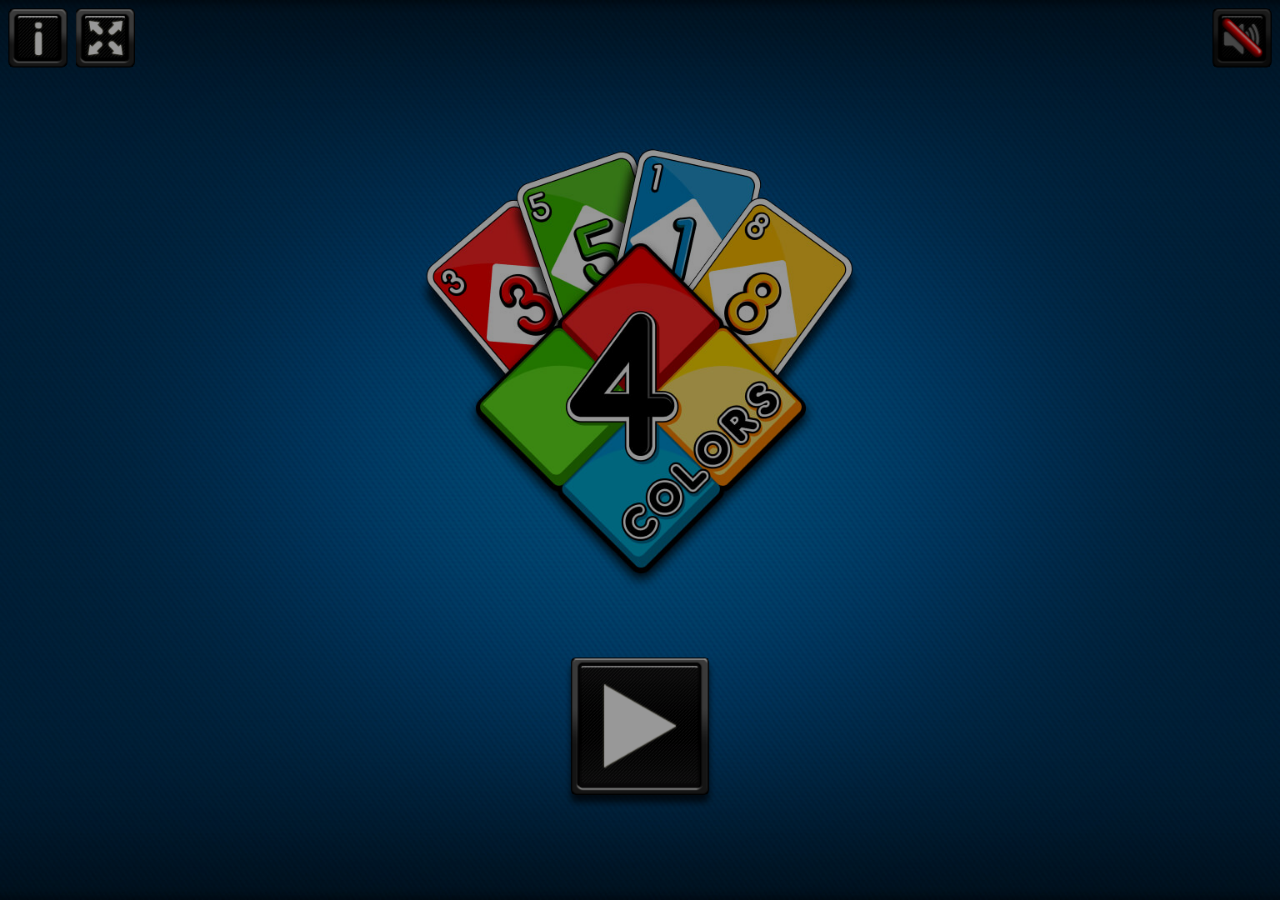
<file: uno/game/index.html>
<!DOCTYPE html>
<html>
    <head>
        <title>4 COLORS</title>
        <link rel="stylesheet" href="css/reset.css" type="text/css">
        <link rel="stylesheet" href="css/main.css" type="text/css">
        <link rel="stylesheet" href="css/orientation_utils.css" type="text/css">
        <link rel="stylesheet" href="css/ios_fullscreen.css" type="text/css">
        <link rel='shortcut icon' type='image/x-icon' href='./favicon.ico' />
        <meta http-equiv="Content-Type" content="text/html; charset=UTF-8">

        <meta name="viewport" content="width=device-width, user-scalable=no, initial-scale=1.0, minimum-scale=1.0, maximum-scale=1.0, minimal-ui" />
	<meta name="msapplication-tap-highlight" content="no"/>

        <script type="text/javascript" src="js/jquery-3.2.1.min.js"></script>
        <script type="text/javascript" src="js/createjs.min.js"></script>
        <script type="text/javascript" src="js/platform.js"></script>
        <script type="text/javascript" src="js/ios_fullscreen.js"></script>
        <script type="text/javascript" src="js/screenfull.js"></script>
        <script type="text/javascript" src="js/howler.min.js"></script>
        <script type="text/javascript" src="js/ctl_utils.js"></script>
        <script type="text/javascript" src="js/sprite_lib.js"></script>
        <script type="text/javascript" src="js/settings.js"></script>
        <script type="text/javascript" src="js/CLang.js"></script>
        <script type="text/javascript" src="js/CPreloader.js"></script>
        <script type="text/javascript" src="js/CMain.js"></script>
        <script type="text/javascript" src="js/CTextButton.js"></script>
        <script type="text/javascript" src="js/CToggle.js"></script>
        <script type="text/javascript" src="js/CGfxButton.js"></script>
        <script type ="text/javascript" src="js/CPanelTutorial.js"></script>
        <script type="text/javascript" src="js/CTurnManager.js"></script>
        <script type="text/javascript" src="js/CListenableObject.js"></script>
        <script type="text/javascript" src="js/CAnimation.js"></script>
        <script type="text/javascript" src="js/CMenu.js"></script>
        <script type="text/javascript" src="js/CSelectPlayers.js"></script>
        <script type="text/javascript" src="js/CCard.js"></script>
        <script type="text/javascript" src="js/CDeckDisplayer.js"></script>
        <script type="text/javascript" src="js/CHandDisplayer.js"></script>
        <script type="text/javascript" src="js/CGame.js"></script>
        <script type="text/javascript" src="js/CInterface.js"></script>
        <script type="text/javascript" src="js/CCreditsPanel.js"></script>
        <script type="text/javascript" src="js/CSelectColorPanel.js"></script>
        <script type="text/javascript" src="js/CAreYouSurePanel.js"></script>
        <script type="text/javascript" src="js/CEndPanel.js"></script>
        <script type="text/javascript" src="js/CCTLText.js"></script>
    </head>
    <body ondragstart="return false;" ondrop="return false;" >
	<div style="position: fixed; background-color: transparent; top: 0px; left: 0px; width: 100%; height: 100%"></div>
          <script>
            $(document).ready(function(){
                     var oMain = new CMain({
                                            starting_num_cards: 7,
                                            fullscreen: true,
                                            check_orientation: true,
                                            audio_enable_on_startup: false
                                            
                                           });
                                           
                    
                    $(oMain).on("select_players", function(evt,iNumPlayers){
                        //...ADD YOUR CODE HERE EVENTUALLY
                    });
        
                    $(oMain).on("start_session", function(evt) {
                            if(getParamValue('ctl-arcade') === "true"){
                                parent.__ctlArcadeStartSession();
                            }
                            //...ADD YOUR CODE HERE EVENTUALLY
                    }); 
                     
                    $(oMain).on("end_session", function(evt) {
                           if(getParamValue('ctl-arcade') === "true"){
                               parent.__ctlArcadeEndSession();
                           }
                           //...ADD YOUR CODE HERE EVENTUALLY
                    });

                    $(oMain).on("save_score", function(evt,iScore, szMode) {
                           if(getParamValue('ctl-arcade') === "true"){
                               parent.__ctlArcadeSaveScore({score:iScore, mode: szMode});
                           }
                           //...ADD YOUR CODE HERE EVENTUALLY
                    });

                    $(oMain).on("show_interlevel_ad", function(evt) {
                           if(getParamValue('ctl-arcade') === "true"){
                               parent.__ctlArcadeShowInterlevelAD();
                           }
                           //...ADD YOUR CODE HERE EVENTUALLY
                    });
                    
                    $(oMain).on("share_event", function(evt, iScore) {
                           if(getParamValue('ctl-arcade') === "true"){
                               parent.__ctlArcadeShareEvent({   img: TEXT_SHARE_IMAGE,
                                                                title: TEXT_SHARE_TITLE,
                                                                msg: TEXT_SHARE_MSG1 + iScore + TEXT_SHARE_MSG2,
                                                                msg_share: TEXT_SHARE_SHARE1 + iScore + TEXT_SHARE_SHARE1});
                           }
                           //...ADD YOUR CODE HERE EVENTUALLY
                    });
					 
                    if(isIOS()){ 
                        setTimeout(function(){sizeHandler();},200); 
                    }else{ sizeHandler(); } 
                                         
           });

        </script>
        <div class="check-fonts">
            <p class="check-font-1">test 1</p>
        </div> 
        
        <canvas id="canvas" class='ani_hack' width="1920" height="1080"> </canvas>
        <div data-orientation="landscape" class="orientation-msg-container"><p class="orientation-msg-text">Please rotate your device</p></div>
        <div id="block_game" style="position: fixed; background-color: transparent; top: 0px; left: 0px; width: 100%; height: 100%; display:none"></div>

    </body>
</html>
</file>
<file: css/unicons.css>
@font-face {
  font-family: 'unicons';
  src: url('../font/unicons.eot?42479262');
  src: url('../font/unicons.eot?42479262#iefix') format('embedded-opentype'),
       url('../font/unicons.woff2?42479262') format('woff2'),
       url('../font/unicons.woff?42479262') format('woff'),
       url('../font/unicons.ttf?42479262') format('truetype'),
       url('../font/unicons.svg?42479262#unicons') format('svg');
  font-weight: normal;
  font-style: normal;
}
/* Chrome hack: SVG is rendered more smooth in Windozze. 100% magic, uncomment if you need it. */
/* Note, that will break hinting! In other OS-es font will be not as sharp as it could be */
/*
@media screen and (-webkit-min-device-pixel-ratio:0) {
  @font-face {
    font-family: 'unicons';
    src: url('../font/unicons.svg?42479262#unicons') format('svg');
  }
}
*/
 
 [class^="uil-"]:before, [class*=" uil-"]:before {
  font-family: "unicons";
  font-style: normal;
  font-weight: normal;
  speak: none;
 
  display: inline-block;
  text-decoration: inherit;
  width: 1em;
  margin-right: .2em;
  text-align: center;
  /* opacity: .8; */
 
  /* For safety - reset parent styles, that can break glyph codes*/
  font-variant: normal;
  text-transform: none;
 
  /* fix buttons height, for twitter bootstrap */
  line-height: 1em;
 
  /* Animation center compensation - margins should be symmetric */
  /* remove if not needed */
  margin-left: .2em;
 
  /* you can be more comfortable with increased icons size */
  /* font-size: 120%; */
 
  /* Font smoothing. That was taken from TWBS */
  -webkit-font-smoothing: antialiased;
  -moz-osx-font-smoothing: grayscale;
 
  /* Uncomment for 3D effect */
  /* text-shadow: 1px 1px 1px rgba(127, 127, 127, 0.3); */
}
 
.uil-abacus:before { content: '\e800'; } /* '' */
.uil-accessible-icon-alt:before { content: '\e801'; } /* '' */
.uil-adjust-alt:before { content: '\e802'; } /* '' */
.uil-adjust-circle:before { content: '\e803'; } /* '' */
.uil-adjust-half:before { content: '\e804'; } /* '' */
.uil-adjust:before { content: '\e805'; } /* '' */
.uil-airplay:before { content: '\e806'; } /* '' */
.uil-align-alt:before { content: '\e807'; } /* '' */
.uil-align-center-alt:before { content: '\e808'; } /* '' */
.uil-align-center-h:before { content: '\e809'; } /* '' */
.uil-align-center-justify:before { content: '\e80a'; } /* '' */
.uil-align-center-v:before { content: '\e80b'; } /* '' */
.uil-align-center:before { content: '\e80c'; } /* '' */
.uil-align-justify:before { content: '\e80d'; } /* '' */
.uil-align-left-justify:before { content: '\e80e'; } /* '' */
.uil-align-left:before { content: '\e80f'; } /* '' */
.uil-align-letter-right:before { content: '\e810'; } /* '' */
.uil-align-right-justify:before { content: '\e811'; } /* '' */
.uil-align-right:before { content: '\e812'; } /* '' */
.uil-align:before { content: '\e813'; } /* '' */
.uil-ambulance:before { content: '\e814'; } /* '' */
.uil-analysis:before { content: '\e815'; } /* '' */
.uil-analytics:before { content: '\e816'; } /* '' */
.uil-anchor:before { content: '\e817'; } /* '' */
.uil-android-phone-slash:before { content: '\e818'; } /* '' */
.uil-angle-double-down:before { content: '\e819'; } /* '' */
.uil-angle-double-left:before { content: '\e81a'; } /* '' */
.uil-angle-double-right:before { content: '\e81b'; } /* '' */
.uil-angle-double-up:before { content: '\e81c'; } /* '' */
.uil-angle-down:before { content: '\e81d'; } /* '' */
.uil-angle-left:before { content: '\e81e'; } /* '' */
.uil-angle-right-b:before { content: '\e81f'; } /* '' */
.uil-angle-right:before { content: '\e820'; } /* '' */
.uil-angle-up:before { content: '\e821'; } /* '' */
.uil-annoyed-alt:before { content: '\e822'; } /* '' */
.uil-annoyed:before { content: '\e823'; } /* '' */
.uil-apps:before { content: '\e824'; } /* '' */
.uil-archive-alt:before { content: '\e825'; } /* '' */
.uil-archive:before { content: '\e826'; } /* '' */
.uil-arrow-break:before { content: '\e827'; } /* '' */
.uil-arrow-circle-down:before { content: '\e828'; } /* '' */
.uil-arrow-circle-left:before { content: '\e829'; } /* '' */
.uil-arrow-circle-right:before { content: '\e82a'; } /* '' */
.uil-arrow-circle-up:before { content: '\e82b'; } /* '' */
.uil-arrow-compress-h:before { content: '\e82c'; } /* '' */
.uil-arrow-down-left:before { content: '\e82d'; } /* '' */
.uil-arrow-down-right:before { content: '\e82e'; } /* '' */
.uil-arrow-down:before { content: '\e82f'; } /* '' */
.uil-arrow-from-right:before { content: '\e830'; } /* '' */
.uil-arrow-from-top:before { content: '\e831'; } /* '' */
.uil-arrow-growth:before { content: '\e832'; } /* '' */
.uil-arrow-left:before { content: '\e833'; } /* '' */
.uil-arrow-random:before { content: '\e834'; } /* '' */
.uil-arrow-resize-diagonal:before { content: '\e835'; } /* '' */
.uil-arrow-right:before { content: '\e836'; } /* '' */
.uil-arrow-to-bottom:before { content: '\e837'; } /* '' */
.uil-arrow-to-right:before { content: '\e838'; } /* '' */
.uil-arrow-up-left:before { content: '\e839'; } /* '' */
.uil-arrow-up-right:before { content: '\e83a'; } /* '' */
.uil-arrow-up:before { content: '\e83b'; } /* '' */
.uil-arrows-h-alt:before { content: '\e83c'; } /* '' */
.uil-arrows-h:before { content: '\e83d'; } /* '' */
.uil-arrows-left-down:before { content: '\e83e'; } /* '' */
.uil-arrows-maximize:before { content: '\e83f'; } /* '' */
.uil-arrows-merge:before { content: '\e840'; } /* '' */
.uil-arrows-resize-h:before { content: '\e841'; } /* '' */
.uil-arrows-resize-v:before { content: '\e842'; } /* '' */
.uil-arrows-resize:before { content: '\e843'; } /* '' */
.uil-arrows-right-down:before { content: '\e844'; } /* '' */
.uil-arrows-shrink-h:before { content: '\e845'; } /* '' */
.uil-arrows-shrink-v:before { content: '\e846'; } /* '' */
.uil-arrows-up-right:before { content: '\e847'; } /* '' */
.uil-arrows-v-alt:before { content: '\e848'; } /* '' */
.uil-arrows-v:before { content: '\e849'; } /* '' */
.uil-at:before { content: '\e84a'; } /* '' */
.uil-atm-card:before { content: '\e84b'; } /* '' */
.uil-atom:before { content: '\e84c'; } /* '' */
.uil-auto-flash:before { content: '\e84d'; } /* '' */
.uil-award-alt:before { content: '\e84e'; } /* '' */
.uil-award:before { content: '\e84f'; } /* '' */
.uil-baby-carriage:before { content: '\e850'; } /* '' */
.uil-backpack:before { content: '\e851'; } /* '' */
.uil-backspace:before { content: '\e852'; } /* '' */
.uil-backward:before { content: '\e853'; } /* '' */
.uil-bag-alt:before { content: '\e854'; } /* '' */
.uil-bag-slash:before { content: '\e855'; } /* '' */
.uil-bag:before { content: '\e856'; } /* '' */
.uil-ball:before { content: '\e857'; } /* '' */
.uil-ban:before { content: '\e858'; } /* '' */
.uil-bars:before { content: '\e859'; } /* '' */
.uil-basketball-hoop:before { content: '\e85a'; } /* '' */
.uil-basketball:before { content: '\e85b'; } /* '' */
.uil-battery-bolt:before { content: '\e85c'; } /* '' */
.uil-battery-empty:before { content: '\e85d'; } /* '' */
.uil-bed-double:before { content: '\e85e'; } /* '' */
.uil-bed:before { content: '\e85f'; } /* '' */
.uil-bell-school:before { content: '\e860'; } /* '' */
.uil-bell-slash:before { content: '\e861'; } /* '' */
.uil-bill:before { content: '\e862'; } /* '' */
.uil-bitcoin-circle:before { content: '\e863'; } /* '' */
.uil-bitcoin:before { content: '\e864'; } /* '' */
.uil-bluetooth-b:before { content: '\e865'; } /* '' */
.uil-bolt-alt:before { content: '\e866'; } /* '' */
.uil-bolt-slash:before { content: '\e867'; } /* '' */
.uil-bolt:before { content: '\e868'; } /* '' */
.uil-book-alt:before { content: '\e869'; } /* '' */
.uil-book-medical:before { content: '\e86a'; } /* '' */
.uil-book-open:before { content: '\e86b'; } /* '' */
.uil-book-reader:before { content: '\e86c'; } /* '' */
.uil-book:before { content: '\e86d'; } /* '' */
.uil-bookmark-full:before { content: '\e86e'; } /* '' */
.uil-bookmark:before { content: '\e86f'; } /* '' */
.uil-books:before { content: '\e870'; } /* '' */
.uil-boombox:before { content: '\e871'; } /* '' */
.uil-border-alt:before { content: '\e872'; } /* '' */
.uil-border-bottom:before { content: '\e873'; } /* '' */
.uil-border-clear:before { content: '\e874'; } /* '' */
.uil-border-horizontal:before { content: '\e875'; } /* '' */
.uil-border-inner:before { content: '\e876'; } /* '' */
.uil-border-left:before { content: '\e877'; } /* '' */
.uil-border-out:before { content: '\e878'; } /* '' */
.uil-border-right:before { content: '\e879'; } /* '' */
.uil-border-top:before { content: '\e87a'; } /* '' */
.uil-border-vertical:before { content: '\e87b'; } /* '' */
.uil-box:before { content: '\e87c'; } /* '' */
.uil-briefcase-alt:before { content: '\e87d'; } /* '' */
.uil-briefcase:before { content: '\e87e'; } /* '' */
.uil-bright:before { content: '\e87f'; } /* '' */
.uil-brightness-empty:before { content: '\e880'; } /* '' */
.uil-brightness-half:before { content: '\e881'; } /* '' */
.uil-brightness-low:before { content: '\e882'; } /* '' */
.uil-brightness-minus:before { content: '\e883'; } /* '' */
.uil-brightness-plus:before { content: '\e884'; } /* '' */
.uil-brightness:before { content: '\e885'; } /* '' */
.uil-bring-bottom:before { content: '\e886'; } /* '' */
.uil-bring-front:before { content: '\e887'; } /* '' */
.uil-brush-alt:before { content: '\e888'; } /* '' */
.uil-bug:before { content: '\e889'; } /* '' */
.uil-building:before { content: '\e88a'; } /* '' */
.uil-bullseye:before { content: '\e88b'; } /* '' */
.uil-bus-alt:before { content: '\e88c'; } /* '' */
.uil-bus-school:before { content: '\e88d'; } /* '' */
.uil-bus:before { content: '\e88e'; } /* '' */
.uil-calcualtor:before { content: '\e88f'; } /* '' */
.uil-calculator-alt:before { content: '\e890'; } /* '' */
.uil-calendar-alt:before { content: '\e891'; } /* '' */
.uil-calendar-slash:before { content: '\e892'; } /* '' */
.uil-calender:before { content: '\e893'; } /* '' */
.uil-calling:before { content: '\e894'; } /* '' */
.uil-camera-plus:before { content: '\e895'; } /* '' */
.uil-camera-slash:before { content: '\e896'; } /* '' */
.uil-camera:before { content: '\e897'; } /* '' */
.uil-cancel:before { content: '\e898'; } /* '' */
.uil-capsule:before { content: '\e899'; } /* '' */
.uil-capture:before { content: '\e89a'; } /* '' */
.uil-car-sideview:before { content: '\e89b'; } /* '' */
.uil-car-slash:before { content: '\e89c'; } /* '' */
.uil-car-wash:before { content: '\e89d'; } /* '' */
.uil-car:before { content: '\e89e'; } /* '' */
.uil-card-atm:before { content: '\e89f'; } /* '' */
.uil-caret-right:before { content: '\e8a0'; } /* '' */
.uil-cart:before { content: '\e8a1'; } /* '' */
.uil-cell:before { content: '\e8a2'; } /* '' */
.uil-celsius:before { content: '\e8a3'; } /* '' */
.uil-chart-bar-alt:before { content: '\e8a4'; } /* '' */
.uil-chart-bar:before { content: '\e8a5'; } /* '' */
.uil-chart-down:before { content: '\e8a6'; } /* '' */
.uil-chart-growth-alt:before { content: '\e8a7'; } /* '' */
.uil-chart-growth:before { content: '\e8a8'; } /* '' */
.uil-chart-line:before { content: '\e8a9'; } /* '' */
.uil-chart-pie-alt:before { content: '\e8aa'; } /* '' */
.uil-chart-pie:before { content: '\e8ab'; } /* '' */
.uil-chart:before { content: '\e8ac'; } /* '' */
.uil-chat-bubble-user:before { content: '\e8ad'; } /* '' */
.uil-chat-info:before { content: '\e8ae'; } /* '' */
.uil-chat:before { content: '\e8af'; } /* '' */
.uil-check-circle:before { content: '\e8b0'; } /* '' */
.uil-check-square:before { content: '\e8b1'; } /* '' */
.uil-check:before { content: '\e8b2'; } /* '' */
.uil-circle-layer:before { content: '\e8b3'; } /* '' */
.uil-circle:before { content: '\e8b4'; } /* '' */
.uil-circuit:before { content: '\e8b5'; } /* '' */
.uil-clapper-board:before { content: '\e8b6'; } /* '' */
.uil-clipboard-alt:before { content: '\e8b7'; } /* '' */
.uil-clipboard-blank:before { content: '\e8b8'; } /* '' */
.uil-clipboard-notes:before { content: '\e8b9'; } /* '' */
.uil-clipboard:before { content: '\e8ba'; } /* '' */
.uil-clock-eight:before { content: '\e8bb'; } /* '' */
.uil-clock-five:before { content: '\e8bc'; } /* '' */
.uil-clock-nine:before { content: '\e8bd'; } /* '' */
.uil-clock-seven:before { content: '\e8be'; } /* '' */
.uil-clock-ten:before { content: '\e8bf'; } /* '' */
.uil-clock-three:before { content: '\e8c0'; } /* '' */
.uil-clock-two:before { content: '\e8c1'; } /* '' */
.uil-clock:before { content: '\e8c2'; } /* '' */
.uil-closed-captioning:before { content: '\e8c3'; } /* '' */
.uil-cloud-block:before { content: '\e8c4'; } /* '' */
.uil-cloud-bookmark:before { content: '\e8c5'; } /* '' */
.uil-cloud-check:before { content: '\e8c6'; } /* '' */
.uil-cloud-computing:before { content: '\e8c7'; } /* '' */
.uil-cloud-data-connection:before { content: '\e8c8'; } /* '' */
.uil-cloud-database-tree:before { content: '\e8c9'; } /* '' */
.uil-cloud-download:before { content: '\e8ca'; } /* '' */
.uil-cloud-drizzle:before { content: '\e8cb'; } /* '' */
.uil-cloud-exclamation:before { content: '\e8cc'; } /* '' */
.uil-cloud-hail:before { content: '\e8cd'; } /* '' */
.uil-cloud-heart:before { content: '\e8ce'; } /* '' */
.uil-cloud-info:before { content: '\e8cf'; } /* '' */
.uil-cloud-lock:before { content: '\e8d0'; } /* '' */
.uil-cloud-meatball:before { content: '\e8d1'; } /* '' */
.uil-cloud-moon-hail:before { content: '\e8d2'; } /* '' */
.uil-cloud-moon-meatball:before { content: '\e8d3'; } /* '' */
.uil-cloud-moon-rain:before { content: '\e8d4'; } /* '' */
.uil-cloud-moon-showers:before { content: '\e8d5'; } /* '' */
.uil-cloud-moon:before { content: '\e8d6'; } /* '' */
.uil-cloud-question:before { content: '\e8d7'; } /* '' */
.uil-cloud-rain-sun:before { content: '\e8d8'; } /* '' */
.uil-cloud-rain:before { content: '\e8d9'; } /* '' */
.uil-cloud-redo:before { content: '\e8da'; } /* '' */
.uil-cloud-set:before { content: '\e8db'; } /* '' */
.uil-cloud-share:before { content: '\e8dc'; } /* '' */
.uil-cloud-shield:before { content: '\e8dd'; } /* '' */
.uil-cloud-showers-alt:before { content: '\e8de'; } /* '' */
.uil-cloud-showers-heavy:before { content: '\e8df'; } /* '' */
.uil-cloud-showers:before { content: '\e8e0'; } /* '' */
.uil-cloud-slash:before { content: '\e8e1'; } /* '' */
.uil-cloud-sun-hail:before { content: '\e8e2'; } /* '' */
.uil-cloud-sun-meatball:before { content: '\e8e3'; } /* '' */
.uil-cloud-sun-rain-alt:before { content: '\e8e4'; } /* '' */
.uil-cloud-sun-rain:before { content: '\e8e5'; } /* '' */
.uil-cloud-sun-tear:before { content: '\e8e6'; } /* '' */
.uil-cloud-sun:before { content: '\e8e7'; } /* '' */
.uil-cloud-times:before { content: '\e8e8'; } /* '' */
.uil-cloud-unlock:before { content: '\e8e9'; } /* '' */
.uil-cloud-upload:before { content: '\e8ea'; } /* '' */
.uil-cloud-wifi:before { content: '\e8eb'; } /* '' */
.uil-cloud-wind:before { content: '\e8ec'; } /* '' */
.uil-cloud:before { content: '\e8ed'; } /* '' */
.uil-clouds:before { content: '\e8ee'; } /* '' */
.uil-club:before { content: '\e8ef'; } /* '' */
.uil-code:before { content: '\e8f0'; } /* '' */
.uil-coffee:before { content: '\e8f1'; } /* '' */
.uil-cog:before { content: '\e8f2'; } /* '' */
.uil-coins:before { content: '\e8f3'; } /* '' */
.uil-columns:before { content: '\e8f4'; } /* '' */
.uil-comment-alt-block:before { content: '\e8f5'; } /* '' */
.uil-comment-alt-chart-lines:before { content: '\e8f6'; } /* '' */
.uil-comment-alt-check:before { content: '\e8f7'; } /* '' */
.uil-comment-alt-dots:before { content: '\e8f8'; } /* '' */
.uil-comment-alt-download:before { content: '\e8f9'; } /* '' */
.uil-comment-alt-edit:before { content: '\e8fa'; } /* '' */
.uil-comment-alt-exclamation:before { content: '\e8fb'; } /* '' */
.uil-comment-alt-heart:before { content: '\e8fc'; } /* '' */
.uil-comment-alt-image:before { content: '\e8fd'; } /* '' */
.uil-comment-alt-info:before { content: '\e8fe'; } /* '' */
.uil-comment-alt-lines:before { content: '\e8ff'; } /* '' */
.uil-comment-alt-lock:before { content: '\e900'; } /* '' */
.uil-comment-alt-medical:before { content: '\e901'; } /* '' */
.uil-comment-alt-message:before { content: '\e902'; } /* '' */
.uil-comment-alt-notes:before { content: '\e903'; } /* '' */
.uil-comment-alt-plus:before { content: '\e904'; } /* '' */
.uil-comment-alt-question:before { content: '\e905'; } /* '' */
.uil-comment-alt-redo:before { content: '\e906'; } /* '' */
.uil-comment-alt-search:before { content: '\e907'; } /* '' */
.uil-comment-alt-share:before { content: '\e908'; } /* '' */
.uil-comment-alt-shield:before { content: '\e909'; } /* '' */
.uil-comment-alt-upload:before { content: '\e90a'; } /* '' */
.uil-comment-alt-verify:before { content: '\e90b'; } /* '' */
.uil-comment-alt:before { content: '\e90c'; } /* '' */
.uil-comment-block:before { content: '\e90d'; } /* '' */
.uil-comment-chart-line:before { content: '\e90e'; } /* '' */
.uil-comment-check:before { content: '\e90f'; } /* '' */
.uil-comment-dots:before { content: '\e910'; } /* '' */
.uil-comment-download:before { content: '\e911'; } /* '' */
.uil-comment-edit:before { content: '\e912'; } /* '' */
.uil-comment-exclamation:before { content: '\e913'; } /* '' */
.uil-comment-heart:before { content: '\e914'; } /* '' */
.uil-comment-image:before { content: '\e915'; } /* '' */
.uil-comment-info-alt:before { content: '\e916'; } /* '' */
.uil-comment-info:before { content: '\e917'; } /* '' */
.uil-comment-lines:before { content: '\e918'; } /* '' */
.uil-comment-lock:before { content: '\e919'; } /* '' */
.uil-comment-medical:before { content: '\e91a'; } /* '' */
.uil-comment-message:before { content: '\e91b'; } /* '' */
.uil-comment-notes:before { content: '\e91c'; } /* '' */
.uil-comment-plus:before { content: '\e91d'; } /* '' */
.uil-comment-question:before { content: '\e91e'; } /* '' */
.uil-comment-redo:before { content: '\e91f'; } /* '' */
.uil-comment-search:before { content: '\e920'; } /* '' */
.uil-comment-share:before { content: '\e921'; } /* '' */
.uil-comment-shield:before { content: '\e922'; } /* '' */
.uil-comment-slash:before { content: '\e923'; } /* '' */
.uil-comment-upload:before { content: '\e924'; } /* '' */
.uil-comment-verify:before { content: '\e925'; } /* '' */
.uil-comment:before { content: '\e926'; } /* '' */
.uil-comments-alt:before { content: '\e927'; } /* '' */
.uil-comments:before { content: '\e928'; } /* '' */
.uil-commnet-alt-slash:before { content: '\e929'; } /* '' */
.uil-compact-disc:before { content: '\e92a'; } /* '' */
.uil-compass:before { content: '\e92b'; } /* '' */
.uil-compress-alt-left:before { content: '\e92c'; } /* '' */
.uil-compress-alt:before { content: '\e92d'; } /* '' */
.uil-compress-arrows:before { content: '\e92e'; } /* '' */
.uil-compress-lines:before { content: '\e92f'; } /* '' */
.uil-compress-point:before { content: '\e930'; } /* '' */
.uil-compress-v:before { content: '\e931'; } /* '' */
.uil-compress:before { content: '\e932'; } /* '' */
.uil-computer-mouse:before { content: '\e933'; } /* '' */
.uil-confused:before { content: '\e934'; } /* '' */
.uil-constructor:before { content: '\e935'; } /* '' */
.uil-copy-alt:before { content: '\e936'; } /* '' */
.uil-copy-landscape:before { content: '\e937'; } /* '' */
.uil-copy:before { content: '\e938'; } /* '' */
.uil-copyright:before { content: '\e939'; } /* '' */
.uil-corner-down-left:before { content: '\e93a'; } /* '' */
.uil-corner-down-right-alt:before { content: '\e93b'; } /* '' */
.uil-corner-down-right:before { content: '\e93c'; } /* '' */
.uil-corner-left-down:before { content: '\e93d'; } /* '' */
.uil-corner-right-down:before { content: '\e93e'; } /* '' */
.uil-corner-up-left-alt:before { content: '\e93f'; } /* '' */
.uil-corner-up-left:before { content: '\e940'; } /* '' */
.uil-corner-up-right-alt:before { content: '\e941'; } /* '' */
.uil-corner-up-right:before { content: '\e942'; } /* '' */
.uil-creative-commons-pd-alt:before { content: '\e943'; } /* '' */
.uil-creative-commons-pd:before { content: '\e944'; } /* '' */
.uil-crockery:before { content: '\e945'; } /* '' */
.uil-crop-alt-rotate-left:before { content: '\e946'; } /* '' */
.uil-crop-alt-rotate-right:before { content: '\e947'; } /* '' */
.uil-crop-alt:before { content: '\e948'; } /* '' */
.uil-crosshair-alt:before { content: '\e949'; } /* '' */
.uil-crosshair:before { content: '\e94a'; } /* '' */
.uil-crosshairs:before { content: '\e94b'; } /* '' */
.uil-cube:before { content: '\e94c'; } /* '' */
.uil-data-sharing:before { content: '\e94d'; } /* '' */
.uil-database-alt:before { content: '\e94e'; } /* '' */
.uil-database:before { content: '\e94f'; } /* '' */
.uil-desert:before { content: '\e950'; } /* '' */
.uil-desktop-alt-slash:before { content: '\e951'; } /* '' */
.uil-desktop-alt:before { content: '\e952'; } /* '' */
.uil-desktop-cloud-alt:before { content: '\e953'; } /* '' */
.uil-desktop-slash:before { content: '\e954'; } /* '' */
.uil-desktop:before { content: '\e955'; } /* '' */
.uil-dialpad-alt:before { content: '\e956'; } /* '' */
.uil-dialpad:before { content: '\e957'; } /* '' */
.uil-diamond:before { content: '\e958'; } /* '' */
.uil-diary-alt:before { content: '\e959'; } /* '' */
.uil-diary:before { content: '\e95a'; } /* '' */
.uil-dice-five:before { content: '\e95b'; } /* '' */
.uil-dice-four:before { content: '\e95c'; } /* '' */
.uil-dice-one:before { content: '\e95d'; } /* '' */
.uil-dice-six:before { content: '\e95e'; } /* '' */
.uil-dice-three:before { content: '\e95f'; } /* '' */
.uil-dice-two:before { content: '\e960'; } /* '' */
.uil-direction:before { content: '\e961'; } /* '' */
.uil-directions:before { content: '\e962'; } /* '' */
.uil-dizzy-meh:before { content: '\e963'; } /* '' */
.uil-dna:before { content: '\e964'; } /* '' */
.uil-document-layout-center:before { content: '\e965'; } /* '' */
.uil-document-layout-left:before { content: '\e966'; } /* '' */
.uil-document-layout-right:before { content: '\e967'; } /* '' */
.uil-document:before { content: '\e968'; } /* '' */
.uil-dollar-alt:before { content: '\e969'; } /* '' */
.uil-dollar-sign-alt:before { content: '\e96a'; } /* '' */
.uil-dollar-sign:before { content: '\e96b'; } /* '' */
.uil-down-arrow:before { content: '\e96c'; } /* '' */
.uil-download-alt:before { content: '\e96d'; } /* '' */
.uil-dribbble:before { content: '\e96e'; } /* '' */
.uil-drill:before { content: '\e96f'; } /* '' */
.uil-dropbox:before { content: '\e970'; } /* '' */
.uil-dumbbell:before { content: '\e971'; } /* '' */
.uil-edit-alt:before { content: '\e972'; } /* '' */
.uil-edit:before { content: '\e973'; } /* '' */
.uil-ellipsis-h:before { content: '\e974'; } /* '' */
.uil-ellipsis-v:before { content: '\e975'; } /* '' */
.uil-emoji:before { content: '\e976'; } /* '' */
.uil-enter:before { content: '\e977'; } /* '' */
.uil-entry:before { content: '\e978'; } /* '' */
.uil-envelope-add:before { content: '\e979'; } /* '' */
.uil-envelope-alt:before { content: '\e97a'; } /* '' */
.uil-envelope-block:before { content: '\e97b'; } /* '' */
.uil-envelope-bookmark:before { content: '\e97c'; } /* '' */
.uil-envelope-check:before { content: '\e97d'; } /* '' */
.uil-envelope-download-alt:before { content: '\e97e'; } /* '' */
.uil-envelope-download:before { content: '\e97f'; } /* '' */
.uil-envelope-edit:before { content: '\e980'; } /* '' */
.uil-envelope-exclamation:before { content: '\e981'; } /* '' */
.uil-envelope-heart:before { content: '\e982'; } /* '' */
.uil-envelope-info:before { content: '\e983'; } /* '' */
.uil-envelope-lock:before { content: '\e984'; } /* '' */
.uil-envelope-minus:before { content: '\e985'; } /* '' */
.uil-envelope-open:before { content: '\e986'; } /* '' */
.uil-envelope-question:before { content: '\e987'; } /* '' */
.uil-envelope-receive:before { content: '\e988'; } /* '' */
.uil-envelope-redo:before { content: '\e989'; } /* '' */
.uil-envelope-search:before { content: '\e98a'; } /* '' */
.uil-envelope-send:before { content: '\e98b'; } /* '' */
.uil-envelope-share:before { content: '\e98c'; } /* '' */
.uil-envelope-shield:before { content: '\e98d'; } /* '' */
.uil-envelope-star:before { content: '\e98e'; } /* '' */
.uil-envelope-times:before { content: '\e98f'; } /* '' */
.uil-envelope-upload-alt:before { content: '\e990'; } /* '' */
.uil-envelope-upload:before { content: '\e991'; } /* '' */
.uil-envelope:before { content: '\e992'; } /* '' */
.uil-envelopes:before { content: '\e993'; } /* '' */
.uil-equal-circle:before { content: '\e994'; } /* '' */
.uil-euro-circle:before { content: '\e995'; } /* '' */
.uil-euro:before { content: '\e996'; } /* '' */
.uil-exchange-alt:before { content: '\e997'; } /* '' */
.uil-exchange:before { content: '\e998'; } /* '' */
.uil-exclamation-circle:before { content: '\e999'; } /* '' */
.uil-exclamation-octagon:before { content: '\e99a'; } /* '' */
.uil-exclamation-triangle:before { content: '\e99b'; } /* '' */
.uil-exclude:before { content: '\e99c'; } /* '' */
.uil-exit:before { content: '\e99d'; } /* '' */
.uil-expand-alt:before { content: '\e99e'; } /* '' */
.uil-expand-arrows-alt:before { content: '\e99f'; } /* '' */
.uil-expand-arrows:before { content: '\e9a0'; } /* '' */
.uil-expand-from-corner:before { content: '\e9a1'; } /* '' */
.uil-expand-left:before { content: '\e9a2'; } /* '' */
.uil-export:before { content: '\e9a3'; } /* '' */
.uil-exposure-alt:before { content: '\e9a4'; } /* '' */
.uil-exposure-increase:before { content: '\e9a5'; } /* '' */
.uil-external-link-alt:before { content: '\e9a6'; } /* '' */
.uil-eye-slash:before { content: '\e9a7'; } /* '' */
.uil-eye:before { content: '\e9a8'; } /* '' */
.uil-facebook:before { content: '\e9a9'; } /* '' */
.uil-fahrenheit:before { content: '\e9aa'; } /* '' */
.uil-fast-mail-alt:before { content: '\e9ab'; } /* '' */
.uil-fast-mail:before { content: '\e9ac'; } /* '' */
.uil-favorite:before { content: '\e9ad'; } /* '' */
.uil-feedback:before { content: '\e9ae'; } /* '' */
.uil-file-alt:before { content: '\e9af'; } /* '' */
.uil-file-blank:before { content: '\e9b0'; } /* '' */
.uil-file-block-alt:before { content: '\e9b1'; } /* '' */
.uil-file-bookmark-alt:before { content: '\e9b2'; } /* '' */
.uil-file-check-alt:before { content: '\e9b3'; } /* '' */
.uil-file-check:before { content: '\e9b4'; } /* '' */
.uil-file-contract-dollar:before { content: '\e9b5'; } /* '' */
.uil-file-copy-alt:before { content: '\e9b6'; } /* '' */
.uil-file-download-alt:before { content: '\e9b7'; } /* '' */
.uil-file-download:before { content: '\e9b8'; } /* '' */
.uil-file-edit-alt:before { content: '\e9b9'; } /* '' */
.uil-file-exclamation-alt:before { content: '\e9ba'; } /* '' */
.uil-file-exclamation:before { content: '\e9bb'; } /* '' */
.uil-file-heart:before { content: '\e9bc'; } /* '' */
.uil-file-info-alt:before { content: '\e9bd'; } /* '' */
.uil-file-landscape-alt:before { content: '\e9be'; } /* '' */
.uil-file-landscape:before { content: '\e9bf'; } /* '' */
.uil-file-lanscape-slash:before { content: '\e9c0'; } /* '' */
.uil-file-lock-alt:before { content: '\e9c1'; } /* '' */
.uil-file-medical-alt:before { content: '\e9c2'; } /* '' */
.uil-file-medical:before { content: '\e9c3'; } /* '' */
.uil-file-minus-alt:before { content: '\e9c4'; } /* '' */
.uil-file-minus:before { content: '\e9c5'; } /* '' */
.uil-file-network:before { content: '\e9c6'; } /* '' */
.uil-file-plus-alt:before { content: '\e9c7'; } /* '' */
.uil-file-plus:before { content: '\e9c8'; } /* '' */
.uil-file-question-alt:before { content: '\e9c9'; } /* '' */
.uil-file-question:before { content: '\e9ca'; } /* '' */
.uil-file-redo-alt:before { content: '\e9cb'; } /* '' */
.uil-file-search-alt:before { content: '\e9cc'; } /* '' */
.uil-file-share-alt:before { content: '\e9cd'; } /* '' */
.uil-file-shield-alt:before { content: '\e9ce'; } /* '' */
.uil-file-slash:before { content: '\e9cf'; } /* '' */
.uil-file-times-alt:before { content: '\e9d0'; } /* '' */
.uil-file-times:before { content: '\e9d1'; } /* '' */
.uil-file-upload-alt:before { content: '\e9d2'; } /* '' */
.uil-file-upload:before { content: '\e9d3'; } /* '' */
.uil-file:before { content: '\e9d4'; } /* '' */
.uil-files-landscapes-alt:before { content: '\e9d5'; } /* '' */
.uil-files-landscapes:before { content: '\e9d6'; } /* '' */
.uil-film:before { content: '\e9d7'; } /* '' */
.uil-filter-slash:before { content: '\e9d8'; } /* '' */
.uil-filter:before { content: '\e9d9'; } /* '' */
.uil-flask-potion:before { content: '\e9da'; } /* '' */
.uil-flask:before { content: '\e9db'; } /* '' */
.uil-flip-h-alt:before { content: '\e9dc'; } /* '' */
.uil-flip-h:before { content: '\e9dd'; } /* '' */
.uil-flip-v-alt:before { content: '\e9de'; } /* '' */
.uil-flip-v:before { content: '\e9df'; } /* '' */
.uil-flower:before { content: '\e9e0'; } /* '' */
.uil-focus-add:before { content: '\e9e1'; } /* '' */
.uil-focus-target:before { content: '\e9e2'; } /* '' */
.uil-focus:before { content: '\e9e3'; } /* '' */
.uil-folder-check:before { content: '\e9e4'; } /* '' */
.uil-folder-download:before { content: '\e9e5'; } /* '' */
.uil-folder-exclamation:before { content: '\e9e6'; } /* '' */
.uil-folder-heart:before { content: '\e9e7'; } /* '' */
.uil-folder-info:before { content: '\e9e8'; } /* '' */
.uil-folder-lock:before { content: '\e9e9'; } /* '' */
.uil-folder-medical:before { content: '\e9ea'; } /* '' */
.uil-folder-minus:before { content: '\e9eb'; } /* '' */
.uil-folder-network:before { content: '\e9ec'; } /* '' */
.uil-folder-plus:before { content: '\e9ed'; } /* '' */
.uil-folder-question:before { content: '\e9ee'; } /* '' */
.uil-folder-slash:before { content: '\e9ef'; } /* '' */
.uil-folder-times:before { content: '\e9f0'; } /* '' */
.uil-folder-upload:before { content: '\e9f1'; } /* '' */
.uil-folder:before { content: '\e9f2'; } /* '' */
.uil-food:before { content: '\e9f3'; } /* '' */
.uil-football-american:before { content: '\e9f4'; } /* '' */
.uil-football-ball:before { content: '\e9f5'; } /* '' */
.uil-football:before { content: '\e9f6'; } /* '' */
.uil-forecastcloud-moon-tear:before { content: '\e9f7'; } /* '' */
.uil-forwaded-call:before { content: '\e9f8'; } /* '' */
.uil-forward:before { content: '\e9f9'; } /* '' */
.uil-frown:before { content: '\e9fa'; } /* '' */
.uil-game-structure:before { content: '\e9fb'; } /* '' */
.uil-game:before { content: '\e9fc'; } /* '' */
.uil-gift:before { content: '\e9fd'; } /* '' */
.uil-glass-martini-alt-slash:before { content: '\e9fe'; } /* '' */
.uil-glass-martini-alt:before { content: '\e9ff'; } /* '' */
.uil-glass-martini:before { content: '\ea00'; } /* '' */
.uil-glass-tea:before { content: '\ea01'; } /* '' */
.uil-glass:before { content: '\ea02'; } /* '' */
.uil-globe:before { content: '\ea03'; } /* '' */
.uil-gold:before { content: '\ea04'; } /* '' */
.uil-google-drive:before { content: '\ea05'; } /* '' */
.uil-graduation-hat:before { content: '\ea06'; } /* '' */
.uil-graph-bar:before { content: '\ea07'; } /* '' */
.uil-grid:before { content: '\ea08'; } /* '' */
.uil-grids:before { content: '\ea09'; } /* '' */
.uil-grin-tongue-wink-alt:before { content: '\ea0a'; } /* '' */
.uil-grin-tongue-wink:before { content: '\ea0b'; } /* '' */
.uil-grin:before { content: '\ea0c'; } /* '' */
.uil-grip-horizontal-line:before { content: '\ea0d'; } /* '' */
.uil-hdd:before { content: '\ea0e'; } /* '' */
.uil-headphones-alt:before { content: '\ea0f'; } /* '' */
.uil-headphones:before { content: '\ea10'; } /* '' */
.uil-heart-alt:before { content: '\ea11'; } /* '' */
.uil-heart-medical:before { content: '\ea12'; } /* '' */
.uil-heart-rate:before { content: '\ea13'; } /* '' */
.uil-heart-sign:before { content: '\ea14'; } /* '' */
.uil-heart:before { content: '\ea15'; } /* '' */
.uil-heartbeat:before { content: '\ea16'; } /* '' */
.uil-history-alt:before { content: '\ea17'; } /* '' */
.uil-history:before { content: '\ea18'; } /* '' */
.uil-home-alt:before { content: '\ea19'; } /* '' */
.uil-home:before { content: '\ea1a'; } /* '' */
.uil-horizontal-align-center:before { content: '\ea1b'; } /* '' */
.uil-horizontal-align-left:before { content: '\ea1c'; } /* '' */
.uil-horizontal-align-right:before { content: '\ea1d'; } /* '' */
.uil-horizontal-distribution-center:before { content: '\ea1e'; } /* '' */
.uil-horizontal-distribution-left:before { content: '\ea1f'; } /* '' */
.uil-horizontal-distribution-right:before { content: '\ea20'; } /* '' */
.uil-hunting:before { content: '\ea21'; } /* '' */
.uil-image-alt-slash:before { content: '\ea22'; } /* '' */
.uil-image-block:before { content: '\ea23'; } /* '' */
.uil-image-broken:before { content: '\ea24'; } /* '' */
.uil-image-check:before { content: '\ea25'; } /* '' */
.uil-image-download:before { content: '\ea26'; } /* '' */
.uil-image-edit:before { content: '\ea27'; } /* '' */
.uil-image-lock:before { content: '\ea28'; } /* '' */
.uil-image-minus:before { content: '\ea29'; } /* '' */
.uil-image-plus:before { content: '\ea2a'; } /* '' */
.uil-image-question:before { content: '\ea2b'; } /* '' */
.uil-image-redo:before { content: '\ea2c'; } /* '' */
.uil-image-resize-landscape:before { content: '\ea2d'; } /* '' */
.uil-image-resize-square:before { content: '\ea2e'; } /* '' */
.uil-image-search:before { content: '\ea2f'; } /* '' */
.uil-image-share:before { content: '\ea30'; } /* '' */
.uil-image-shield:before { content: '\ea31'; } /* '' */
.uil-image-slash:before { content: '\ea32'; } /* '' */
.uil-image-times:before { content: '\ea33'; } /* '' */
.uil-image-upload:before { content: '\ea34'; } /* '' */
.uil-image-v:before { content: '\ea35'; } /* '' */
.uil-image:before { content: '\ea36'; } /* '' */
.uil-images:before { content: '\ea37'; } /* '' */
.uil-incoming-call:before { content: '\ea38'; } /* '' */
.uil-info-circle:before { content: '\ea39'; } /* '' */
.uil-instagram:before { content: '\ea3a'; } /* '' */
.uil-invoice:before { content: '\ea3b'; } /* '' */
.uil-jackhammer:before { content: '\ea3c'; } /* '' */
.uil-kayak:before { content: '\ea3d'; } /* '' */
.uil-key-skeleton-alt:before { content: '\ea3e'; } /* '' */
.uil-key-skeleton:before { content: '\ea3f'; } /* '' */
.uil-keyboard-alt:before { content: '\ea40'; } /* '' */
.uil-keyboard-hide:before { content: '\ea41'; } /* '' */
.uil-keyboard-show:before { content: '\ea42'; } /* '' */
.uil-keyboard:before { content: '\ea43'; } /* '' */
.uil-keyhole-circle:before { content: '\ea44'; } /* '' */
.uil-keyhole-square-full:before { content: '\ea45'; } /* '' */
.uil-keyhole-square:before { content: '\ea46'; } /* '' */
.uil-kid:before { content: '\ea47'; } /* '' */
.uil-label-alt:before { content: '\ea48'; } /* '' */
.uil-label:before { content: '\ea49'; } /* '' */
.uil-lamp:before { content: '\ea4a'; } /* '' */
.uil-laptop-cloud:before { content: '\ea4b'; } /* '' */
.uil-laptop:before { content: '\ea4c'; } /* '' */
.uil-laughing:before { content: '\ea4d'; } /* '' */
.uil-layer-group-slash:before { content: '\ea4e'; } /* '' */
.uil-layer-group:before { content: '\ea4f'; } /* '' */
.uil-layers-alt:before { content: '\ea50'; } /* '' */
.uil-layers-slash:before { content: '\ea51'; } /* '' */
.uil-layers:before { content: '\ea52'; } /* '' */
.uil-left-arrow-from-left:before { content: '\ea53'; } /* '' */
.uil-left-arrow-to-left:before { content: '\ea54'; } /* '' */
.uil-left-indent-alt:before { content: '\ea55'; } /* '' */
.uil-left-indent:before { content: '\ea56'; } /* '' */
.uil-life-ring:before { content: '\ea57'; } /* '' */
.uil-lightbulb-alt:before { content: '\ea58'; } /* '' */
.uil-lightbulb:before { content: '\ea59'; } /* '' */
.uil-line-alt:before { content: '\ea5a'; } /* '' */
.uil-line-spacing:before { content: '\ea5b'; } /* '' */
.uil-link-alt:before { content: '\ea5c'; } /* '' */
.uil-link-broken:before { content: '\ea5d'; } /* '' */
.uil-link-h:before { content: '\ea5e'; } /* '' */
.uil-link:before { content: '\ea5f'; } /* '' */
.uil-list-ui-alt:before { content: '\ea60'; } /* '' */
.uil-list-ul:before { content: '\ea61'; } /* '' */
.uil-location-arrow-alt:before { content: '\ea62'; } /* '' */
.uil-location-arrow:before { content: '\ea63'; } /* '' */
.uil-location-pin-alt:before { content: '\ea64'; } /* '' */
.uil-location-point:before { content: '\ea65'; } /* '' */
.uil-location:before { content: '\ea66'; } /* '' */
.uil-lock-access:before { content: '\ea67'; } /* '' */
.uil-lock-alt:before { content: '\ea68'; } /* '' */
.uil-lock-open-alt:before { content: '\ea69'; } /* '' */
.uil-lock-slash:before { content: '\ea6a'; } /* '' */
.uil-lock:before { content: '\ea6b'; } /* '' */
.uil-mailbox-alt:before { content: '\ea6c'; } /* '' */
.uil-mailbox:before { content: '\ea6d'; } /* '' */
.uil-map-marker-alt:before { content: '\ea6e'; } /* '' */
.uil-map-marker-edit:before { content: '\ea6f'; } /* '' */
.uil-map-marker-info:before { content: '\ea70'; } /* '' */
.uil-map-marker-minus:before { content: '\ea71'; } /* '' */
.uil-map-marker-plus:before { content: '\ea72'; } /* '' */
.uil-map-marker-question:before { content: '\ea73'; } /* '' */
.uil-map-marker-shield:before { content: '\ea74'; } /* '' */
.uil-map-marker-slash:before { content: '\ea75'; } /* '' */
.uil-map-marker:before { content: '\ea76'; } /* '' */
.uil-map-pin-alt:before { content: '\ea77'; } /* '' */
.uil-map-pin:before { content: '\ea78'; } /* '' */
.uil-map:before { content: '\ea79'; } /* '' */
.uil-mars:before { content: '\ea7a'; } /* '' */
.uil-maximize-left:before { content: '\ea7b'; } /* '' */
.uil-medal:before { content: '\ea7c'; } /* '' */
.uil-medical-drip:before { content: '\ea7d'; } /* '' */
.uil-medical-square-full:before { content: '\ea7e'; } /* '' */
.uil-medical-square:before { content: '\ea7f'; } /* '' */
.uil-medical:before { content: '\ea80'; } /* '' */
.uil-medkit:before { content: '\ea81'; } /* '' */
.uil-meeting-board:before { content: '\ea82'; } /* '' */
.uil-meh-alt:before { content: '\ea83'; } /* '' */
.uil-meh-closed-eye:before { content: '\ea84'; } /* '' */
.uil-meh:before { content: '\ea85'; } /* '' */
.uil-message:before { content: '\ea86'; } /* '' */
.uil-microphone-slash:before { content: '\ea87'; } /* '' */
.uil-microphone:before { content: '\ea88'; } /* '' */
.uil-minus-circle:before { content: '\ea89'; } /* '' */
.uil-minus-path:before { content: '\ea8a'; } /* '' */
.uil-minus-square-full:before { content: '\ea8b'; } /* '' */
.uil-minus-square:before { content: '\ea8c'; } /* '' */
.uil-minus:before { content: '\ea8d'; } /* '' */
.uil-missed-call:before { content: '\ea8e'; } /* '' */
.uil-mobey-bill-slash:before { content: '\ea8f'; } /* '' */
.uil-mobile-android-alt:before { content: '\ea90'; } /* '' */
.uil-mobile-android:before { content: '\ea91'; } /* '' */
.uil-mobile-vibrate:before { content: '\ea92'; } /* '' */
.uil-modem:before { content: '\ea93'; } /* '' */
.uil-money-bill-stack:before { content: '\ea94'; } /* '' */
.uil-money-bill:before { content: '\ea95'; } /* '' */
.uil-money-insert:before { content: '\ea96'; } /* '' */
.uil-money-stack:before { content: '\ea97'; } /* '' */
.uil-money-withdraw:before { content: '\ea98'; } /* '' */
.uil-money-withdrawal:before { content: '\ea99'; } /* '' */
.uil-moneybag-alt:before { content: '\ea9a'; } /* '' */
.uil-moneybag:before { content: '\ea9b'; } /* '' */
.uil-monitor-heart-rate:before { content: '\ea9c'; } /* '' */
.uil-monitor:before { content: '\ea9d'; } /* '' */
.uil-moon-eclipse:before { content: '\ea9e'; } /* '' */
.uil-moon:before { content: '\ea9f'; } /* '' */
.uil-moonset:before { content: '\eaa0'; } /* '' */
.uil-mountains-sun:before { content: '\eaa1'; } /* '' */
.uil-mountains:before { content: '\eaa2'; } /* '' */
.uil-mouse-alt:before { content: '\eaa3'; } /* '' */
.uil-mouse:before { content: '\eaa4'; } /* '' */
.uil-multiply:before { content: '\eaa5'; } /* '' */
.uil-music-note:before { content: '\eaa6'; } /* '' */
.uil-music-tune-slash:before { content: '\eaa7'; } /* '' */
.uil-music:before { content: '\eaa8'; } /* '' */
.uil-n-a:before { content: '\eaa9'; } /* '' */
.uil-navigator:before { content: '\eaaa'; } /* '' */
.uil-nerd:before { content: '\eaab'; } /* '' */
.uil-newspaper:before { content: '\eaac'; } /* '' */
.uil-ninja:before { content: '\eaad'; } /* '' */
.uil-no-entry:before { content: '\eaae'; } /* '' */
.uil-notebooks:before { content: '\eaaf'; } /* '' */
.uil-notes:before { content: '\eab0'; } /* '' */
.uil-object-group:before { content: '\eab1'; } /* '' */
.uil-object-ungroup:before { content: '\eab2'; } /* '' */
.uil-octagon:before { content: '\eab3'; } /* '' */
.uil-outgoing-call:before { content: '\eab4'; } /* '' */
.uil-package:before { content: '\eab5'; } /* '' */
.uil-padlock:before { content: '\eab6'; } /* '' */
.uil-paint-tool:before { content: '\eab7'; } /* '' */
.uil-panorama-h-alt:before { content: '\eab8'; } /* '' */
.uil-panorama-h:before { content: '\eab9'; } /* '' */
.uil-panorama-v:before { content: '\eaba'; } /* '' */
.uil-paperclip:before { content: '\eabb'; } /* '' */
.uil-paragraph:before { content: '\eabc'; } /* '' */
.uil-parcel:before { content: '\eabd'; } /* '' */
.uil-parking-square:before { content: '\eabe'; } /* '' */
.uil-pathfinder-unite:before { content: '\eabf'; } /* '' */
.uil-pathfinder:before { content: '\eac0'; } /* '' */
.uil-pause-circle:before { content: '\eac1'; } /* '' */
.uil-pause:before { content: '\eac2'; } /* '' */
.uil-pen:before { content: '\eac3'; } /* '' */
.uil-pentagon:before { content: '\eac4'; } /* '' */
.uil-phone-alt:before { content: '\eac5'; } /* '' */
.uil-phone-pause:before { content: '\eac6'; } /* '' */
.uil-phone-slash:before { content: '\eac7'; } /* '' */
.uil-phone-times:before { content: '\eac8'; } /* '' */
.uil-phone-volume:before { content: '\eac9'; } /* '' */
.uil-phone:before { content: '\eaca'; } /* '' */
.uil-picture:before { content: '\eacb'; } /* '' */
.uil-plane-arrival:before { content: '\eacc'; } /* '' */
.uil-plane-departure:before { content: '\eacd'; } /* '' */
.uil-plane-fly:before { content: '\eace'; } /* '' */
.uil-plane:before { content: '\eacf'; } /* '' */
.uil-play-circle:before { content: '\ead0'; } /* '' */
.uil-play:before { content: '\ead1'; } /* '' */
.uil-plug:before { content: '\ead2'; } /* '' */
.uil-plus-circle:before { content: '\ead3'; } /* '' */
.uil-plus-square:before { content: '\ead4'; } /* '' */
.uil-plus:before { content: '\ead5'; } /* '' */
.uil-podium:before { content: '\ead6'; } /* '' */
.uil-polygon:before { content: '\ead7'; } /* '' */
.uil-post-stamp:before { content: '\ead8'; } /* '' */
.uil-postcard:before { content: '\ead9'; } /* '' */
.uil-pound-circle:before { content: '\eada'; } /* '' */
.uil-pound:before { content: '\eadb'; } /* '' */
.uil-power:before { content: '\eadc'; } /* '' */
.uil-prescription-bottle:before { content: '\eadd'; } /* '' */
.uil-presentation-check:before { content: '\eade'; } /* '' */
.uil-presentation-edit:before { content: '\eadf'; } /* '' */
.uil-presentation-line:before { content: '\eae0'; } /* '' */
.uil-presentation-lines-alt:before { content: '\eae1'; } /* '' */
.uil-presentation-minus:before { content: '\eae2'; } /* '' */
.uil-presentation-play:before { content: '\eae3'; } /* '' */
.uil-presentation-plus:before { content: '\eae4'; } /* '' */
.uil-presentation-times:before { content: '\eae5'; } /* '' */
.uil-presentation:before { content: '\eae6'; } /* '' */
.uil-previous:before { content: '\eae7'; } /* '' */
.uil-pricetag-alt:before { content: '\eae8'; } /* '' */
.uil-print-slash:before { content: '\eae9'; } /* '' */
.uil-print:before { content: '\eaea'; } /* '' */
.uil-processor:before { content: '\eaeb'; } /* '' */
.uil-pump:before { content: '\eaec'; } /* '' */
.uil-puzzle-piece:before { content: '\eaed'; } /* '' */
.uil-question-circle:before { content: '\eaee'; } /* '' */
.uil-rainbow:before { content: '\eaef'; } /* '' */
.uil-raindrops-alt:before { content: '\eaf0'; } /* '' */
.uil-raindrops:before { content: '\eaf1'; } /* '' */
.uil-receipt-alt:before { content: '\eaf2'; } /* '' */
.uil-receipt:before { content: '\eaf3'; } /* '' */
.uil-record-audio:before { content: '\eaf4'; } /* '' */
.uil-redo:before { content: '\eaf5'; } /* '' */
.uil-refresh:before { content: '\eaf6'; } /* '' */
.uil-registered:before { content: '\eaf7'; } /* '' */
.uil-repeat:before { content: '\eaf8'; } /* '' */
.uil-restaurant:before { content: '\eaf9'; } /* '' */
.uil-right-indent-alt:before { content: '\eafa'; } /* '' */
.uil-rope-way:before { content: '\eafb'; } /* '' */
.uil-rotate-360:before { content: '\eafc'; } /* '' */
.uil-rss-alt:before { content: '\eafd'; } /* '' */
.uil-rss-interface:before { content: '\eafe'; } /* '' */
.uil-rss:before { content: '\eaff'; } /* '' */
.uil-ruler-combined:before { content: '\eb00'; } /* '' */
.uil-ruler:before { content: '\eb01'; } /* '' */
.uil-sad-cry:before { content: '\eb02'; } /* '' */
.uil-sad-crying:before { content: '\eb03'; } /* '' */
.uil-sad-dizzy:before { content: '\eb04'; } /* '' */
.uil-sad-squint:before { content: '\eb05'; } /* '' */
.uil-sad:before { content: '\eb06'; } /* '' */
.uil-scaling-left:before { content: '\eb07'; } /* '' */
.uil-scaling-right:before { content: '\eb08'; } /* '' */
.uil-scenery:before { content: '\eb09'; } /* '' */
.uil-schedule:before { content: '\eb0a'; } /* '' */
.uil-science:before { content: '\eb0b'; } /* '' */
.uil-screw:before { content: '\eb0c'; } /* '' */
.uil-scroll-h:before { content: '\eb0d'; } /* '' */
.uil-scroll:before { content: '\eb0e'; } /* '' */
.uil-search-alt:before { content: '\eb0f'; } /* '' */
.uil-search-minus:before { content: '\eb10'; } /* '' */
.uil-search-plus:before { content: '\eb11'; } /* '' */
.uil-search:before { content: '\eb12'; } /* '' */
.uil-server-alt:before { content: '\eb13'; } /* '' */
.uil-server-connection:before { content: '\eb14'; } /* '' */
.uil-server-network-alt:before { content: '\eb15'; } /* '' */
.uil-server-network:before { content: '\eb16'; } /* '' */
.uil-server:before { content: '\eb17'; } /* '' */
.uil-servers:before { content: '\eb18'; } /* '' */
.uil-servicemark:before { content: '\eb19'; } /* '' */
.uil-share-alt:before { content: '\eb1a'; } /* '' */
.uil-shield-check:before { content: '\eb1b'; } /* '' */
.uil-shield-exclamation:before { content: '\eb1c'; } /* '' */
.uil-shield-question:before { content: '\eb1d'; } /* '' */
.uil-shield-slash:before { content: '\eb1e'; } /* '' */
.uil-shield:before { content: '\eb1f'; } /* '' */
.uil-ship:before { content: '\eb20'; } /* '' */
.uil-shop:before { content: '\eb21'; } /* '' */
.uil-shopping-basket:before { content: '\eb22'; } /* '' */
.uil-shopping-cart-alt:before { content: '\eb23'; } /* '' */
.uil-shopping-trolley:before { content: '\eb24'; } /* '' */
.uil-shovel:before { content: '\eb25'; } /* '' */
.uil-shrink:before { content: '\eb26'; } /* '' */
.uil-shuffle:before { content: '\eb27'; } /* '' */
.uil-shutter-alt:before { content: '\eb28'; } /* '' */
.uil-shutter:before { content: '\eb29'; } /* '' */
.uil-sick:before { content: '\eb2a'; } /* '' */
.uil-sign-alt:before { content: '\eb2b'; } /* '' */
.uil-sign-in-alt:before { content: '\eb2c'; } /* '' */
.uil-sign-left:before { content: '\eb2d'; } /* '' */
.uil-sign-out-alt:before { content: '\eb2e'; } /* '' */
.uil-sign-right:before { content: '\eb2f'; } /* '' */
.uil-signal-alt-3:before { content: '\eb30'; } /* '' */
.uil-signal-alt:before { content: '\eb31'; } /* '' */
.uil-signal:before { content: '\eb32'; } /* '' */
.uil-silence:before { content: '\eb33'; } /* '' */
.uil-silent-squint:before { content: '\eb34'; } /* '' */
.uil-sim-card:before { content: '\eb35'; } /* '' */
.uil-sitemap:before { content: '\eb36'; } /* '' */
.uil-skip-forward-alt:before { content: '\eb37'; } /* '' */
.uil-skip-forward-circle:before { content: '\eb38'; } /* '' */
.uil-skip-forward:before { content: '\eb39'; } /* '' */
.uil-sliders-v-alt:before { content: '\eb3a'; } /* '' */
.uil-sliders-v:before { content: '\eb3b'; } /* '' */
.uil-smile-beam:before { content: '\eb3c'; } /* '' */
.uil-smile-dizzy:before { content: '\eb3d'; } /* '' */
.uil-smile-squint-wink-alt:before { content: '\eb3e'; } /* '' */
.uil-smile-squint-wink:before { content: '\eb3f'; } /* '' */
.uil-smile-wink-alt:before { content: '\eb40'; } /* '' */
.uil-smile-wink:before { content: '\eb41'; } /* '' */
.uil-smile:before { content: '\eb42'; } /* '' */
.uil-snow-flake:before { content: '\eb43'; } /* '' */
.uil-snowflake-alt:before { content: '\eb44'; } /* '' */
.uil-snowflake:before { content: '\eb45'; } /* '' */
.uil-sort-amount-down:before { content: '\eb46'; } /* '' */
.uil-sort-amount-up:before { content: '\eb47'; } /* '' */
.uil-sort:before { content: '\eb48'; } /* '' */
.uil-sorting:before { content: '\eb49'; } /* '' */
.uil-space-key:before { content: '\eb4a'; } /* '' */
.uil-spade:before { content: '\eb4b'; } /* '' */
.uil-sperms:before { content: '\eb4c'; } /* '' */
.uil-spin:before { content: '\eb4d'; } /* '' */
.uil-sport:before { content: '\eb4e'; } /* '' */
.uil-square-full:before { content: '\eb4f'; } /* '' */
.uil-square-shape:before { content: '\eb50'; } /* '' */
.uil-square:before { content: '\eb51'; } /* '' */
.uil-squint:before { content: '\eb52'; } /* '' */
.uil-star-half-alt:before { content: '\eb53'; } /* '' */
.uil-star:before { content: '\eb54'; } /* '' */
.uil-step-backward-alt:before { content: '\eb55'; } /* '' */
.uil-step-backward-circle:before { content: '\eb56'; } /* '' */
.uil-step-backward:before { content: '\eb57'; } /* '' */
.uil-step-forward:before { content: '\eb58'; } /* '' */
.uil-stop-circle:before { content: '\eb59'; } /* '' */
.uil-stopwatch-slash:before { content: '\eb5a'; } /* '' */
.uil-stopwatch:before { content: '\eb5b'; } /* '' */
.uil-store-alt:before { content: '\eb5c'; } /* '' */
.uil-store:before { content: '\eb5d'; } /* '' */
.uil-streering:before { content: '\eb5e'; } /* '' */
.uil-stretcher:before { content: '\eb5f'; } /* '' */
.uil-subject:before { content: '\eb60'; } /* '' */
.uil-subway-alt:before { content: '\eb61'; } /* '' */
.uil-subway:before { content: '\eb62'; } /* '' */
.uil-suitcase-alt:before { content: '\eb63'; } /* '' */
.uil-suitcase:before { content: '\eb64'; } /* '' */
.uil-sun:before { content: '\eb65'; } /* '' */
.uil-sunset:before { content: '\eb66'; } /* '' */
.uil-surprise:before { content: '\eb67'; } /* '' */
.uil-swatchbook:before { content: '\eb68'; } /* '' */
.uil-swimmer:before { content: '\eb69'; } /* '' */
.uil-symbol:before { content: '\eb6a'; } /* '' */
.uil-sync-exclamation:before { content: '\eb6b'; } /* '' */
.uil-sync-slash:before { content: '\eb6c'; } /* '' */
.uil-sync:before { content: '\eb6d'; } /* '' */
.uil-syringe:before { content: '\eb6e'; } /* '' */
.uil-table:before { content: '\eb6f'; } /* '' */
.uil-tablet:before { content: '\eb70'; } /* '' */
.uil-tablets:before { content: '\eb71'; } /* '' */
.uil-tachometer-fast:before { content: '\eb72'; } /* '' */
.uil-tag-alt:before { content: '\eb73'; } /* '' */
.uil-tag:before { content: '\eb74'; } /* '' */
.uil-tape:before { content: '\eb75'; } /* '' */
.uil-taxi:before { content: '\eb76'; } /* '' */
.uil-tear:before { content: '\eb77'; } /* '' */
.uil-technology:before { content: '\eb78'; } /* '' */
.uil-telescope:before { content: '\eb79'; } /* '' */
.uil-temperature-empty:before { content: '\eb7a'; } /* '' */
.uil-temperature-half:before { content: '\eb7b'; } /* '' */
.uil-temperature-minus:before { content: '\eb7c'; } /* '' */
.uil-temperature-plus:before { content: '\eb7d'; } /* '' */
.uil-temperature-quarter:before { content: '\eb7e'; } /* '' */
.uil-temperature-three-quarter:before { content: '\eb7f'; } /* '' */
.uil-temperature:before { content: '\eb80'; } /* '' */
.uil-text:before { content: '\eb81'; } /* '' */
.uil-th-large:before { content: '\eb82'; } /* '' */
.uil-th-slash:before { content: '\eb83'; } /* '' */
.uil-th:before { content: '\eb84'; } /* '' */
.uil-thermometer:before { content: '\eb85'; } /* '' */
.uil-thumbs-down:before { content: '\eb86'; } /* '' */
.uil-thumbs-up:before { content: '\eb87'; } /* '' */
.uil-thunderstorm-moon:before { content: '\eb88'; } /* '' */
.uil-thunderstorm-sun:before { content: '\eb89'; } /* '' */
.uil-thunderstorm:before { content: '\eb8a'; } /* '' */
.uil-ticket:before { content: '\eb8b'; } /* '' */
.uil-times-circle:before { content: '\eb8c'; } /* '' */
.uil-times-square:before { content: '\eb8d'; } /* '' */
.uil-times:before { content: '\eb8e'; } /* '' */
.uil-toggle-off:before { content: '\eb8f'; } /* '' */
.uil-toggle-on:before { content: '\eb90'; } /* '' */
.uil-top-arrow-from-top:before { content: '\eb91'; } /* '' */
.uil-top-arrow-to-top:before { content: '\eb92'; } /* '' */
.uil-tornado:before { content: '\eb93'; } /* '' */
.uil-trademark-circle:before { content: '\eb94'; } /* '' */
.uil-trademark:before { content: '\eb95'; } /* '' */
.uil-traffic-barrier:before { content: '\eb96'; } /* '' */
.uil-trash-alt:before { content: '\eb97'; } /* '' */
.uil-trash:before { content: '\eb98'; } /* '' */
.uil-trees:before { content: '\eb99'; } /* '' */
.uil-triangle:before { content: '\eb9a'; } /* '' */
.uil-trophy:before { content: '\eb9b'; } /* '' */
.uil-trowel:before { content: '\eb9c'; } /* '' */
.uil-truck-case:before { content: '\eb9d'; } /* '' */
.uil-truck-loading:before { content: '\eb9e'; } /* '' */
.uil-truck:before { content: '\eb9f'; } /* '' */
.uil-tv-retro-slash:before { content: '\eba0'; } /* '' */
.uil-tv-retro:before { content: '\eba1'; } /* '' */
.uil-umbrella:before { content: '\eba2'; } /* '' */
.uil-unamused:before { content: '\eba3'; } /* '' */
.uil-unlock-alt:before { content: '\eba4'; } /* '' */
.uil-unlock:before { content: '\eba5'; } /* '' */
.uil-upload-alt:before { content: '\eba6'; } /* '' */
.uil-upload:before { content: '\eba7'; } /* '' */
.uil-usd-circle:before { content: '\eba8'; } /* '' */
.uil-usd-square:before { content: '\eba9'; } /* '' */
.uil-user-check:before { content: '\ebaa'; } /* '' */
.uil-user-circle:before { content: '\ebab'; } /* '' */
.uil-user-exclamation:before { content: '\ebac'; } /* '' */
.uil-user-hard-hat:before { content: '\ebad'; } /* '' */
.uil-user-minus:before { content: '\ebae'; } /* '' */
.uil-user-plus:before { content: '\ebaf'; } /* '' */
.uil-user-square:before { content: '\ebb0'; } /* '' */
.uil-user-times:before { content: '\ebb1'; } /* '' */
.uil-user:before { content: '\ebb2'; } /* '' */
.uil-users-alt:before { content: '\ebb3'; } /* '' */
.uil-utensils-alt:before { content: '\ebb4'; } /* '' */
.uil-utensils:before { content: '\ebb5'; } /* '' */
.uil-vector-square-alt:before { content: '\ebb6'; } /* '' */
.uil-vector-square:before { content: '\ebb7'; } /* '' */
.uil-venus:before { content: '\ebb8'; } /* '' */
.uil-vertical-align-bottom:before { content: '\ebb9'; } /* '' */
.uil-vertical-align-center:before { content: '\ebba'; } /* '' */
.uil-vertical-align-top:before { content: '\ebbb'; } /* '' */
.uil-vertical-distribute-bottom:before { content: '\ebbc'; } /* '' */
.uil-vertical-distribution-center:before { content: '\ebbd'; } /* '' */
.uil-vertical-distribution-top:before { content: '\ebbe'; } /* '' */
.uil-video-slash:before { content: '\ebbf'; } /* '' */
.uil-video:before { content: '\ebc0'; } /* '' */
.uil-voicemail-rectangle:before { content: '\ebc1'; } /* '' */
.uil-voicemail:before { content: '\ebc2'; } /* '' */
.uil-volleyball:before { content: '\ebc3'; } /* '' */
.uil-volume-down:before { content: '\ebc4'; } /* '' */
.uil-volume-mute:before { content: '\ebc5'; } /* '' */
.uil-volume-off:before { content: '\ebc6'; } /* '' */
.uil-volume-up:before { content: '\ebc7'; } /* '' */
.uil-volume:before { content: '\ebc8'; } /* '' */
.uil-wall:before { content: '\ebc9'; } /* '' */
.uil-wallet:before { content: '\ebca'; } /* '' */
.uil-watch-alt:before { content: '\ebcb'; } /* '' */
.uil-watch:before { content: '\ebcc'; } /* '' */
.uil-water-drop-slash:before { content: '\ebcd'; } /* '' */
.uil-water-glass:before { content: '\ebce'; } /* '' */
.uil-water:before { content: '\ebcf'; } /* '' */
.uil-web-grid-alt:before { content: '\ebd0'; } /* '' */
.uil-web-grid:before { content: '\ebd1'; } /* '' */
.uil-web-section-alt:before { content: '\ebd2'; } /* '' */
.uil-web-section:before { content: '\ebd3'; } /* '' */
.uil-webcam:before { content: '\ebd4'; } /* '' */
.uil-weight:before { content: '\ebd5'; } /* '' */
.uil-wheel-barrow:before { content: '\ebd6'; } /* '' */
.uil-wheelchair-alt:before { content: '\ebd7'; } /* '' */
.uil-wheelchair:before { content: '\ebd8'; } /* '' */
.uil-wifi-router:before { content: '\ebd9'; } /* '' */
.uil-wifi-slash:before { content: '\ebda'; } /* '' */
.uil-wifi:before { content: '\ebdb'; } /* '' */
.uil-wind:before { content: '\ebdc'; } /* '' */
.uil-window-grid:before { content: '\ebdd'; } /* '' */
.uil-window-maximize:before { content: '\ebde'; } /* '' */
.uil-window-restore:before { content: '\ebdf'; } /* '' */
.uil-window-section:before { content: '\ebe0'; } /* '' */
.uil-window:before { content: '\ebe1'; } /* '' */
.uil-windsock:before { content: '\ebe2'; } /* '' */
.uil-wrench:before { content: '\ebe3'; } /* '' */
.uil-yellow:before { content: '\ebe4'; } /* '' */
.uil-yen-circle:before { content: '\ebe5'; } /* '' */
.uil-yen:before { content: '\ebe6'; } /* '' */
.uil-youtube-alt:before { content: '\ebe7'; } /* '' */
.uil-youtube:before { content: '\ebe8'; } /* '' */
</file>
<file: css/tooplate-style.css>
/*

Tooplate 2115 Marvel

https://www.tooplate.com/view/2115-marvel

*/


@import url("https://fonts.googleapis.com/css?family=Maven+Pro:400,700");
body {
  font-family: "Maven Pro", sans-serif;
  padding-top: 70px;
}

.full-screen {
  padding: 8rem 0;
}

.small-text {
  color: #5b5b5b;
  font-size: 14px;
  font-weight: bold;
  padding: 8px 16px;
  border-radius: 50px;
  letter-spacing: 0.2px;
}

ul {
  margin: 0;
  padding: 0;
}
ul li {
  list-style: none;
}

a {
  font-weight: normal;
  text-decoration: none !important;
  transition: all 0.4s ease;
}
a:hover {
  color: #ffc200 !important;
}

.navbar-brand .uil {
  font-size: 40px;
}

p {
  font-size: 18px;
  font-weight: 300;
  line-height: 1.5;
  color: #5b5b5b;
}

h1, h2, h3, h4, h5, h6 {
  font-weight: bold;
  letter-spacing: -1px;
}

h1 {
  color: #212121;
  font-size: 2.8em;
  margin: 24px 0;
}

h2 {
  color: #353535;
  font-size: 2.4em;
  font-weight: bold;
}

h3 {
  color: #484848;
}

h3,
b, strong {
  font-weight: bold;
}

.custom-btn {
  background: #eee;
  color: #5b5b5b;
  font-weight: bold;
  border-radius: 50px;
  padding: 13px 29px;
  font-size: 14px;
  line-height: normal;
  overflow: hidden;
  transition: all 0.4s ease;
}
.custom-btn:hover {
  color: #ffc200;
}
.custom-btn.custom-btn-bg {
  background: #474559;
  color: #ffffff;
}
.custom-btn.custom-btn-bg:hover {
  background: #ffc200;
  color: #ffffff !important;
}

.animated {
  position: relative;
}

.animated-info {
  display: inline-block;
  vertical-align: top;
  margin-top: 5px;
  min-width: 260px;
  position: relative;
}

.animated-item {
  color: #ffc200;
}

.animated-item {
  font-size: 38px;
  line-height: inherit;
  display: block;
  opacity: 0;
  overflow: hidden;
  position: absolute;
  top: 0;
  right: 0;
  left: 0;
  animation: BottomTotop 6s linear infinite 0s;
}
.animated-item:nth-child(2n+2) {
  animation-delay: 2s;
}
.animated-item:nth-child(3n+3) {
  animation-delay: 4s;
}

@keyframes BottomTotop {
  0% {
    opacity: 0;
  }
  5% {
    opacity: 0;
    transform: translateY(5px);
  }
  10% {
    opacity: 1;
    transform: translateY(0px);
  }
  25% {
    opacity: 1;
    transform: translateY(0px);
  }
  30% {
    opacity: 0;
    transform: translateY(5px);
  }
  80% {
    opacity: 0;
  }
  100% {
    opacity: 0;
  }
}
.navbar {
  position: fixed;
  top: 0;
  right: 0;
  left: 0;
  z-index: 999999;
  will-change: transform;
  transition: transform 200ms linear;
}
.navbar[class*="-unpinned"] {
  transform: translate(0, -150%);
}
.navbar[class*="-pinned"] {
  transform: translate(0, 0);
}
.navbar[class*="headroom--not-top"] {
  background: #ffffff;
  border-bottom: 1px solid #f0f0f0;
  padding-top: 0;
  padding-bottom: 0;
}

.navbar-brand {
  font-weight: bold;
}

.navbar-expand-sm .navbar-nav .nav-link {
  padding: 0 20px;
}

.nav-link {
  font-weight: bold;
  font-size: 16px;
  overflow: hidden;
}
.nav-link span {
  position: relative;
  display: inline-block;
  transition: transform 0.3s;
}
.nav-link span:before {
  position: absolute;
  top: 100%;
  content: attr(data-hover);
  transform: translate3d(0, 0, 0);
}

.navbar-light .navbar-nav .nav-link:focus,
.navbar-light .navbar-nav .nav-link:hover {
  color: #ffc200;
  font-weight: bold;
}
.navbar-light .navbar-nav .nav-link:focus span,
.navbar-light .navbar-nav .nav-link:hover span {
  transform: translateY(-100%);
}

.navbar-light .navbar-toggler-icon {
  background: none;
}

.navbar-toggler {
  border: 0;
  padding: 0;
  width: 32px;
  height: 32px;
  line-height: 32px;
  outline: none;
  cursor: pointer;
  margin-right: 10px;
}
.navbar-toggler:focus {
  outline: none;
}
.navbar-toggler[aria-expanded="true"] .navbar-toggler-icon:first-child {
  transform: rotate(45deg);
  top: 6px;
}
.navbar-toggler[aria-expanded="true"] .navbar-toggler-icon:nth-child(2) {
  display: none;
}
.navbar-toggler[aria-expanded="true"] .navbar-toggler-icon:last-child {
  transform: rotate(-45deg);
  bottom: 1px;
}
.navbar-toggler .navbar-toggler-icon {
  background: #212121;
  display: block;
  width: 100%;
  height: 2px;
  margin: 5px 0;
  transition: all 0.4s ease;
  position: relative;
}

.copyright-text {
  font-size: 16px;
  font-weight: normal;
  display: block;
}

.color-mode {
  font-weight: bold;
  cursor: pointer;
}

.color-mode-icon {
  position: relative;
  right: 6px;
}
.color-mode-icon:after {
  font-family: 'unicons';
  content: '\ea9f';
  font-size: 30px;
  font-weight: 300;
  font-style: normal;
}
.color-mode-icon.active:after {
  font-family: 'unicons';
  content: '\eb65';
  font-size: 30px;
  color: #ffffff;
}

.dark-mode {
  background: #0c0c0d;
}
.dark-mode .navbar-light .navbar-nav .nav-link {
  color: rgba(255, 255, 255, 0.8);
}
.dark-mode .navbar-light .navbar-nav .nav-link:hover {
  color: #ffc200;
}
.dark-mode .navbar[class*="headroom--not-top"] {
  background: #0c0c0d;
  border-bottom: 1px solid #1f1f1f;
}
.dark-mode .small-text {
  background: #0d0c15;
  color: #ffffff;
}
.dark-mode .feature-card .uil,
.dark-mode .navbar-light .navbar-brand,
.dark-mode h1, .dark-mode h2, .dark-mode h3, .dark-mode h4, .dark-mode h5, .dark-mode h6,
.dark-mode .color-mode {
  color: #ffffff;
}
.dark-mode .owl-carousel .owl-nav button.owl-next,
.dark-mode .owl-carousel .owl-nav button.owl-prev,
.dark-mode .owl-carousel button.owl-dot {
  color: #ffffff;
}

.timeline-wrapper {
  position: relative;
  padding: 22px 0;
}
.timeline-wrapper:last-child:before {
  height: 0;
}
.timeline-wrapper:before {
  content: "";
  background: #474559;
  width: 3px;
  height: 100%;
  position: absolute;
  left: 38px;
}

.timeline-yr {
  background: #474559;
  border-radius: 100%;
  position: absolute;
  width: 75px;
  height: 75px;
  line-height: 75px;
  text-align: center;
}
.timeline-yr span {
  color: #ffffff;
  font-size: 16px;
  font-weight: bold;
  display: block;
  line-height: 75px;
}

.timeline-info {
  display: inline-block;
  vertical-align: top;
  max-width: 432px;
  margin-left: 6em;
}
.timeline-info small {
  color: #474559;
  font-size: 16px;
  font-weight: bold;
  display: inline-block;
  vertical-align: middle;
  margin-left: 15px;
}

.owl-carousel .owl-nav span {
  display: none;
}
.owl-carousel .owl-nav .owl-prev:before,
.owl-carousel .owl-nav .owl-next:before {
  background: none;
  padding: 0;
  display: block;
  position: absolute;
  top: 50%;
  transform: translate(0, -50%);
  font-family: 'unicons';
  font-size: 100px;
  line-height: normal;
}
.owl-carousel .owl-nav .owl-prev:before {
  content: '\e833';
  left: -45px;
}
.owl-carousel .owl-nav .owl-next:before {
  content: '\e836';
  right: -45px;
}

.owl-theme .owl-nav [class*=owl-] {
  background: none;
  border-radius: 0;
  margin: 0;
  padding: 0;
  font-size: inherit;
}
.owl-theme .owl-nav [class*=owl-]:hover {
  color: #ffc200;
}
.owl-theme .owl-dots .owl-dot {
  outline: none;
}
.owl-theme .owl-dots .owl-dot span {
  width: 8px;
  height: 8px;
}
.owl-theme .owl-dots .owl-dot.active span, .owl-theme .owl-dots .owl-dot:hover span {
  background: #5b5b5b;
}

.google-map iframe {
  width: 100%;
}

.contact-form {
  position: relative;
}
.contact-form .form-control {
  background: transparent;
  border-radius: 2px;
  outline: none;
  box-shadow: none;
  font-weight: bold;
  margin: 16px 0;
}
.contact-form .form-control:not(textarea) {
  height: 48px;
}
.contact-form .form-control:hover, .contact-form .form-control:focus {
  border-color: #ffc200;
}
.contact-form .submit-btn {
  background: #ffc200;
  border-radius: 50px;
  color: #ffffff;
  font-weight: bold;
  border: 0;
  cursor: pointer;
  transition: all 0.4s ease;
}
.contact-form .submit-btn:hover {
  background: #474559;
}

.contact-info {
  background: #474559;
  border-radius: 0 0 3px 3px;
  position: relative;
  bottom: 8px;
}
.contact-info p, .contact-info a {
  color: #f7f3f3;
}

.social-links .uil {
  color: #f7f3f3;
  font-size: 20px;
  display: block;
  margin: 5px 0;
}
.social-links .uil:hover {
  color: #ffc200;
}

@media (min-width: 1270px) {
  .owl-theme .owl-dots {
    position: relative;
    bottom: 50px;
  }
}
@media (max-width: 991px) {
  .full-screen {
    padding-bottom: 4rem;
  }

  .color-mode {
    display: none;
  }

  .about-image {
    margin-top: 4em;
  }

  .mobile-mt-2,
  .contact-form {
    margin-top: 2em;
  }

  .contact-info {
    padding: 0 2rem;
  }
}
@media (max-width: 767px) {
  h1 {
    font-size: 2.4em;
  }

  h2 {
    font-size: 2em;
  }

  .animated-item {
    font-size: 28px;
  }

  .navbar-collapse {
    background: #ffffff;
    text-align: center;
    padding-bottom: 20px;
  }

  .navbar-expand-sm .navbar-nav .nav-link {
    padding: 3px 20px;
  }
}
@media (max-width: 580px) {
	.animated-info {
		min-width: 200px;
	}
  .animated-item {
    font-size: 30px;
  }

  .custom-btn-group {
    text-align: center;
  }

  .custom-btn {
    display: block;
    margin: 10px 0;
  }

  .owl-theme .owl-nav {
    display: none;
  }

  .timeline-info small {
    display: block;
    margin: 10px 0 0 0;
  }
}
@media (max-width: 320px) {
  .animated-text {
    margin-top: 0;
  }

  .about-text {
    text-align: center;
  }

  .full-screen {
    padding: 4rem 0;
  }

  .mobile-block {
    display: block;
  }

  .contact-info {
    flex-direction: column;
  }

  .social-links li {
    display: inline-block;
    vertical-align: top;
  }
}
</file>
<file: trustvn/css/slides.css>
@font-face{
	font-family: 'PatrickHand';
	font-style: normal;
	src: url('PatrickHand-Regular.ttf') format('truetype');
}

html,body{
	width: 100%;
	height: 100%;
}

body{
	
	margin:0;
	overflow: hidden;

	background: #fff;

	font-family: 'PatrickHand';
	color: #333;
	font-size: 20px;

}
#preloader{
	position: absolute;
    margin: auto;
    top: 0;
    left: 0;
    right: 0;
    bottom: 0;
    width: 200px;
    height: 50px;
    font-size: 30px;
    text-align: center;
}
#main{
	width: 100%;
	height: calc(100% - 60px);
	position: relative;
	overflow: hidden;
}
#footer{
	position: absolute;
	z-index: 1000;
	width: 100%;
	height: 60px;
	background: #222;
}
s{
	text-decoration: line-through;
}

/*************************/
/******* SOUND *******/
/*************************/
#sound{
	position: absolute;
	left:13px;
	top:5px;
	width: 100px;
	height: 50px;
	cursor: pointer;
}
#sound > div{
	position: absolute;
}
#sound #sound_icon{
	background: url(../assets/ui/sound.png);
	background-size: auto 100%;
	width: 40px;
	height: 40px;
	top: 5px;
	left:2px;
}
#sound #sound_on, #sound #sound_off{
	left: 52px;
    font-size: 30px;
    line-height: 55px;
}
#sound #sound_on{
	color:#fff;
}
#sound #sound_off{
	color:#595959;
}
#sound[sound=off] #sound_icon{
	background-position: -40px 0;
}
#sound[sound=on] #sound_on, #sound[sound=off] #sound_off{
	display: block;
}
#sound[sound=off] #sound_on, #sound[sound=on] #sound_off{
	display: none;
}

.sharing{
	position: absolute;
	width:120px;
	height:40px;
	top:10px;
	right:13px;
}
.sharing img{
	width: 40px;
	height: 40px;
}

/*************************/
/******* SLIDESHOW *******/
/*************************/

#slideshow_container{
	width:0; height:0;
	position:absolute;
	margin:auto; 
	top:0; left:0; right:0; bottom:0;
}
#slideshow{
	
	/*border: 1px solid rgba(0,0,0,0.2);*/
	width:960px;
	height:540px;

	/* Center this thing */
	position: absolute;
	left:-480px;
	top:-270px;

}
.object{
	position: absolute;
	transition: left 0.5s ease-in-out, top 0.5s ease-in-out;
}
.fader{
	transition: opacity 0.5s ease-in-out !important;
}

/******** Text Box ********/

.textbox{}
.textbox > div{
	position: absolute;
}
/* fake bold */
.textbox b{
	font-weight: normal;
	text-shadow:1px 0 0 currentColor;
}


.label{
	position: absolute;
}

/********* Button ********/

.no-select{
	-webkit-user-select: none;
	-moz-user-select: none;
	-ms-user-select: none;
	user-select: none;
	cursor: default;
}
.button{
	z-index: 0;
	-webkit-user-select: none;
	-moz-user-select: none;
	-ms-user-select: none;
	user-select: none;

	transform-origin: 97.5px 27.5px;
	transition: transform 0.1s ease-out;

	text-align: center;
}
.button #background{
	position: absolute;
	background: url(../assets/ui/button.png);
	width:250px; height:125px;
	background-size: 100%;
	top:-35px; left:-30px;
	pointer-events:none;
	cursor: default;
}
.button #text{
	
	font-family: 'FuturaHandwritten';
	color: #000;
	font-size: 24px;

	width: 180px;
	height: 30px;
	text-align: center;

	position: absolute;
	top:14px; left:5px;

	cursor: default;

}
.button #hitbox{
	position: absolute;
	width:195px; height:55px;
	cursor: pointer;
}
.button[hover=yes]{
	z-index: 100;
	transform: scale(1.02, 1.02);
}
.button[hover=yes] #background{
	background-position: 0px -125px !important;
}
.button[deactivated=yes] #background{
	background-position: 0px -250px !important;
}
.button[deactivated=yes] #text{
	color: #CCCCCC;
}
.button[deactivated=yes] #hitbox{
	display: none;
}
.button[size=short]{
	transform-origin: 57.5px 27.5px;
}
.button[size=short] #background{
	background: url(../assets/ui/button_short.png);
	background-size: 100%;
	width:150px; left:-20px;
}
.button[size=short] #text{
	width:105px;
	/*font-size: 18px;
    top: 18px;*/
}
.button[size=short] #hitbox{
	width:115px;
}
.button[size=long]{
	transform-origin: 172.5px 27.5px;
}
.button[size=long] #background{
	background: url(../assets/ui/button_long.png);
	background-size: 100%;
	width:400px;
}
.button[size=long] #text{
	width:330px;
	top: 11px;
}
.button[size=long] #hitbox{
	width:345px;
}
.button:active{
    transform: scale(0.95, 0.95);
}


/*************************/
/****** SANDBOX UI *******/
/*************************/

#sandbox_tabs{
	position: absolute;
	left: 460px; top:-10px;
	background: url(../assets/ui/sandbox_tabs.png);
	width:500px; height:470px;
	background-size: auto 100%;

	-webkit-user-select: none;  /* Chrome all / Safari all */
	-moz-user-select: none;     /* Firefox all */
	-ms-user-select: none;      /* IE 10+ */
	user-select: none; 
	cursor: default;
}
#sandbox_tabs > div{
	position: absolute;
}
#sandbox_tabs .hitbox{
	cursor: pointer;
	font-size: 25px;
	top: 22px;
}
#sandbox_tabs .sandbox_page{
	width: 433px;
	height: 385px;
	left: 33px;
	top: 80px;
}
.incdec{
	width: 0; height: 0;
	position: absolute;
}
.incdec > div{
	position: absolute;
}
.incdec > .incdec_num{
	width:50px; height:50px;
	font-size: 25px;
	text-align: center;
    top: -16px;
    left: -25px;
    cursor: default;
}
.incdec > .incdec_control{
	left:-10px;
	width:20px; height:20px;
	background: url(../assets/ui/sandbox_incdec.png);
	background-size: auto 100%;
	cursor: pointer;
}
.incdec > .incdec_control[arrow=up]{ top:-35px; background-position:0px 0px; }
.incdec > .incdec_control[arrow=up]:hover{ background-position:-20px 0px; }
.incdec > .incdec_control[arrow=down]{ bottom:-35px; background-position:-40px 0px; }
.incdec > .incdec_control[arrow=down]:hover{ background-position:-60px 0px; }

.slider{
	position: absolute;
	height: 40px;
}
.slider > div{
	position: absolute;
}
.slider > .slider_bg{
	top:0;
	width:100%; height:30px;
	background: url(../assets/ui/slider_bg.png);
	background-size: auto 100%;
}
.slider > .slider_knob{
	top:0;
	width:30px; height:30px;
	background: url(../assets/ui/slider_knob.png);
	background-size: 100% 100%;
	cursor: -webkit-grab;
	cursor: -moz-grab;
	cursor: grab;
}
.slider > .slider_knob:active{
	cursor: -webkit-grabbing;
	cursor: -moz-grabbing;
	cursor: grabbing;
}

.sandbox_pop{
	position: absolute;
}
.sandbox_pop>div{
	position: absolute;
}
.sandbox_pop_icon{
	width: 40px;
	height: 40px;
	background: url(../assets/ui/sandbox_hats.png);
	background-size: auto 100%;
}
.sandbox_pop_label{
	font-size: 18px;
    width: 150px;
    top: 8px;
    left: 50px;
}

/*************************/
/******* SCRATCHER *******/
/*************************/

.scratcher{
	position: absolute;
	top:0; left:0;
	width: 100%; height: 100%;
	background: url(../assets/ui/scratch.png);
	background-size: 200% 2000%;
	display: none;

	z-index: 200;
}

/*************************/
/******* SCOREBOARD *******/
/*************************/

#scoreboard{
	position: absolute;
	width:200px; height:100px;
	background: url(../assets/iterated/iterated_scoreboard.png);
	background-size: 100% 100%;
}
#scoreboard > div{
	position: absolute;
	width: 60px; height: 60px;
	text-align: center;
	font-size: 50px;
	color: #666666;
}
#scoreboard > div:nth-child(1){
	left: 20px;
    top: 21px;
}
#scoreboard > div:nth-child(2){
	right: 15px;
    top: 21px;
}

/*************************/
/******* CHARACTERS *******/
/*************************/

.character{
	position: absolute;
	height: 114px;
}
.character #peep{
	background: url(../assets/tournament/peep_characters.png);
	background-size: auto 100%;
	width: 105px;
	height: 114px;
	top: -5px;
    left: -10px;
}
.character #desc{
	width: calc(100% - 100px);
	font-size: 18px;
	height: 114px;
	right: 0;
	line-height: 1.2em;
}
.character #peep[char=tft]{    background-position: 0 0; }
.character #peep[char=all_d]{  background-position: -105px 0; }
.character #peep[char=all_c]{  background-position: -210px 0; }
.character #peep[char=grudge]{ background-position: -315px 0; }
.character #peep[char=prober]{ background-position: -420px 0; }
.character #peep[char=tf2t]{   background-position: -525px 0; }
.character #peep[char=pavlov]{ background-position: -630px 0; }
.character #peep[char=random]{ background-position: -735px 0; }

.tft{ color:#4089DD; }
.all_d{ color:#52537F; }
.all_c{ color:#FF75FF; }
.grudge{ color:#efc701; }
.prober{ color:#f6b24c; }
.tf2t{ color:#88A8CE; }
.pavlov{ color:#86C448; }
.random{ color:#FF5E5E; }

.icon{
	width:25px; height:25px;
	background: url(../assets/ui/sandbox_hats.png);
	background-size: auto 100%;
	display: inline-block;
	position: relative;
    top: 1px;
}
.icon_label{
	display: inline-block;
	font-size: 20px;
	position: relative;
    top: -3px;
}
.tft .icon{ 		background-position: 0 0; }
.all_d .icon{ 	background-position: -25px 0; }
.all_c .icon{ 	background-position: -50px 0; }
.grudge .icon{ 	background-position: -75px 0; }
.prober .icon{ 	background-position: -100px 0; }
.tf2t .icon{ 	background-position: -125px 0; }
.pavlov .icon{ 	background-position: -150px 0; }
.random .icon{ 	background-position: -175px 0; }

/*************************/
/******* MISC STUFF *******/
/*************************/

.score_small{
	width:40px; height:40px;
	background: url(../assets/tournament/score_small.png);
	background-size: auto 100%;
	display: inline-block;
}
.score_small[payoff=R]{ background-position: 0 0; }
.score_small[payoff=T]{ background-position: -40px 0; }
.score_small[payoff=S]{ background-position: -80px 0; }
.score_small[payoff=P]{ background-position: -120px 0; }

/*************************/
/***** SLIDE SELECT ******/
/*************************/

#select{
	width:100%;
	text-align: center;
    padding-top: 15px;
}
#select .dot{
	width: 30px;
	height: 30px;
	border-radius: 40px;
	border: 1px solid #fff;
	display: inline-block;
	margin: 0 5px;
	cursor: pointer;
}
#select .dot[selected]{
	background: #fff;
}

/*************************/
/***** CREDITS ******/
/*************************/

.credits{
	color: #888;
}
.credits .big{
	font-size:40px;
	line-height: 42px;
	color:#fff;
}
.credits .divider{
	display: block;
	height: 40px;
}
.credits a{
	color:#dd4040;
}
.credits a:hover{
	color:#ee5151;
}
</file>
<file: trustvn/css/balloon.css>
button[data-balloon] {
  overflow: visible;
}
[data-balloon] {
  position: relative;
}
[data-balloon]:before,
[data-balloon]:after {
  -ms-filter: "progid:DXImageTransform.Microsoft.Alpha(Opacity=0)";
  filter: alpha(opacity=0);
  -khtml-opacity: 0;
  -moz-opacity: 0;
  opacity: 0;
  pointer-events: none;
  -webkit-transition: all 0.1s ease-out 0.1s;
  transition: all 0.1s ease-out 0.1s;
  bottom: 100%;
  left: 50%;
  position: absolute;
  z-index: 10;
  -webkit-transform: translate(-50%, 10px);
  -ms-transform: translate(-50%, 10px);
  transform: translate(-50%, 10px);
  -webkit-transform-origin: top;
  -ms-transform-origin: top;
  transform-origin: top;
}
[data-balloon]:after {
  background: rgba(17, 17, 17, 0.9);
  border-radius: 4px;
  color: #fff;
  content: attr(data-balloon);
  font-size: 18px;
  padding: .5em 1em;
  white-space: nowrap;
  /*margin-bottom: 11px;*/
  margin-bottom: 26px;
}
[data-balloon]:before {
  background: url('data:image/svg+xml;charset=utf-8,%3Csvg%20xmlns%3D%22http%3A//www.w3.org/2000/svg%22%20width%3D%2236px%22%20height%3D%2212px%22%3E%3Cpath%20fill%3D%22rgba%2817,%2017,%2017,%200.9%29%22%20transform%3D%22rotate%280%29%22%20d%3D%22M2.658,0.000%20C-13.615,0.000%2050.938,0.000%2034.662,0.000%20C28.662,0.000%2023.035,12.002%2018.660,12.002%20C14.285,12.002%208.594,0.000%202.658,0.000%20Z%22/%3E%3C/svg%3E') no-repeat;
  background-size: 100% auto;
  height: 6px;
  width: 18px;
  content: "";
  /*margin-bottom: 5px;*/
  margin-bottom: 20px;
}
[data-balloon]:hover:before,
[data-balloon][data-balloon-visible]:before,
[data-balloon]:hover:after,
[data-balloon][data-balloon-visible]:after {
  -ms-filter: "progid:DXImageTransform.Microsoft.Alpha(Opacity=100)";
  filter: alpha(opacity=100);
  -khtml-opacity: 1;
  -moz-opacity: 1;
  opacity: 1;
  pointer-events: auto;
  -webkit-transform: translate(-50%, 0);
  -ms-transform: translate(-50%, 0);
  transform: translate(-50%, 0);
}
[data-balloon].font-awesome:after {
  font-family: FontAwesome;
}
[data-balloon][data-balloon-break]:after {
  white-space: pre;
}
[data-balloon-pos="down"]:before,
[data-balloon-pos="down"]:after {
  bottom: auto;
  left: 50%;
  top: 100%;
  -webkit-transform: translate(-50%, -10px);
  -ms-transform: translate(-50%, -10px);
  transform: translate(-50%, -10px);
}
[data-balloon-pos="down"]:after {
  margin-top: 11px;
}
[data-balloon-pos="down"]:before {
  background: url('data:image/svg+xml;charset=utf-8,%3Csvg%20xmlns%3D%22http%3A//www.w3.org/2000/svg%22%20width%3D%2236px%22%20height%3D%2212px%22%3E%3Cpath%20fill%3D%22rgba%2817,%2017,%2017,%200.9%29%22%20transform%3D%22rotate%28180%2018%206%29%22%20d%3D%22M2.658,0.000%20C-13.615,0.000%2050.938,0.000%2034.662,0.000%20C28.662,0.000%2023.035,12.002%2018.660,12.002%20C14.285,12.002%208.594,0.000%202.658,0.000%20Z%22/%3E%3C/svg%3E') no-repeat;
  background-size: 100% auto;
  height: 6px;
  width: 18px;
  margin-top: 5px;
  margin-bottom: 0;
}
[data-balloon-pos="down"]:hover:before,
[data-balloon-pos="down"][data-balloon-visible]:before,
[data-balloon-pos="down"]:hover:after,
[data-balloon-pos="down"][data-balloon-visible]:after {
  -webkit-transform: translate(-50%, 0);
  -ms-transform: translate(-50%, 0);
  transform: translate(-50%, 0);
}
[data-balloon-pos="left"]:before,
[data-balloon-pos="left"]:after {
  bottom: auto;
  left: auto;
  right: 100%;
  top: 50%;
  -webkit-transform: translate(10px, -50%);
  -ms-transform: translate(10px, -50%);
  transform: translate(10px, -50%);
}
[data-balloon-pos="left"]:after {
  margin-right: 11px;
}
[data-balloon-pos="left"]:before {
  background: url('data:image/svg+xml;charset=utf-8,%3Csvg%20xmlns%3D%22http%3A//www.w3.org/2000/svg%22%20width%3D%2212px%22%20height%3D%2236px%22%3E%3Cpath%20fill%3D%22rgba%2817,%2017,%2017,%200.9%29%22%20transform%3D%22rotate%28-90%2018%2018%29%22%20d%3D%22M2.658,0.000%20C-13.615,0.000%2050.938,0.000%2034.662,0.000%20C28.662,0.000%2023.035,12.002%2018.660,12.002%20C14.285,12.002%208.594,0.000%202.658,0.000%20Z%22/%3E%3C/svg%3E') no-repeat;
  background-size: 100% auto;
  height: 18px;
  width: 6px;
  margin-right: 5px;
  margin-bottom: 0;
}
[data-balloon-pos="left"]:hover:before,
[data-balloon-pos="left"][data-balloon-visible]:before,
[data-balloon-pos="left"]:hover:after,
[data-balloon-pos="left"][data-balloon-visible]:after {
  -webkit-transform: translate(0, -50%);
  -ms-transform: translate(0, -50%);
  transform: translate(0, -50%);
}
[data-balloon-pos="right"]:before,
[data-balloon-pos="right"]:after {
  bottom: auto;
  left: 100%;
  top: 50%;
  -webkit-transform: translate(-10px, -50%);
  -ms-transform: translate(-10px, -50%);
  transform: translate(-10px, -50%);
}
[data-balloon-pos="right"]:after {
  margin-left: 11px;
}
[data-balloon-pos="right"]:before {
  background: url('data:image/svg+xml;charset=utf-8,%3Csvg%20xmlns%3D%22http%3A//www.w3.org/2000/svg%22%20width%3D%2212px%22%20height%3D%2236px%22%3E%3Cpath%20fill%3D%22rgba%2817,%2017,%2017,%200.9%29%22%20transform%3D%22rotate%2890%206%206%29%22%20d%3D%22M2.658,0.000%20C-13.615,0.000%2050.938,0.000%2034.662,0.000%20C28.662,0.000%2023.035,12.002%2018.660,12.002%20C14.285,12.002%208.594,0.000%202.658,0.000%20Z%22/%3E%3C/svg%3E') no-repeat;
  background-size: 100% auto;
  height: 18px;
  width: 6px;
  margin-bottom: 0;
  margin-left: 5px;
}
[data-balloon-pos="right"]:hover:before,
[data-balloon-pos="right"][data-balloon-visible]:before,
[data-balloon-pos="right"]:hover:after,
[data-balloon-pos="right"][data-balloon-visible]:after {
  -webkit-transform: translate(0, -50%);
  -ms-transform: translate(0, -50%);
  transform: translate(0, -50%);
}
[data-balloon-length]:after {
  white-space: normal;
}
[data-balloon-length="small"]:after {
  width: 80px;
}
[data-balloon-length="medium"]:after {
  width: 150px;
}
[data-balloon-length="large"]:after {
  width: 260px;
}
[data-balloon-length="xlarge"]:after {
  width: 90vw;
}
@media screen and (min-width: 768px) {
  [data-balloon-length="xlarge"]:after {
    width: 380px;
  }
}
[data-balloon-length="fit"]:after {
  width: 100%;
}
</file>
<file: trustvn/notes/notes.css>
@font-face{
	font-family: 'FuturaHandwritten';
	font-style: normal;
	src: url('../css/FuturaHandwritten.ttf') format('truetype');
}

body{
	background: #fff;
	font-family: "FuturaHandwritten";
	font-size: 20px;
	color: #222;
	margin: 0;
}

/* fake bold */
b, strong{
	font-weight: normal;
	text-shadow:1px 0 0 currentColor;
}

#notes{
	width: 800px;
	margin: 80px auto;
	line-height: 1.7em;
}

h3{
	margin-top: 2.5em;
	margin-bottom: -0.2em;
}
</file>
<file: trustvn/peeps/peeps.css>
@font-face{
	font-family: 'FuturaHandwritten';
	font-style: normal;
	src: url('../css/FuturaHandwritten.ttf') format('truetype');
}

body{
	background: #222;
	font-family: "FuturaHandwritten";
	font-size: 22px;
	color: #222;
	margin: 0;
}

/********************************/
/********************************/

#credits{
	width: 600px;
	margin: 50px auto;
	font-weight: 100;
	color: #fff;
	font-size: 20px;
}

.credit_intro{
	font-size: 25px;
}
.credit_intro a{
	color: #dd3939;
}
.credit_intro a:hover{
	color: #ee6060;
}

#credits hr{
	border:none;
	border-bottom: 4px dashed #444;
	margin-top: 30px;
}

.credits_peeps{
	overflow: hidden;
	padding-bottom: 20px;
	text-align: center;
}
.credits_peeps > div{
	position: relative;
	width: 150px;
	height: 210px;
	text-align: center;
	display: inline-block;
	margin-right: -6px;
}
.credits_peeps > div > img:nth-child(1){
	position: absolute;
	left: 0;
	width: 150px;
	bottom: 30px;
}
.credits_peeps > div > img:nth-child(2){
	position: absolute;
	width: 50px;
	right: 5px;
	bottom: 30px;
}
.credits_peeps > div > span{
	display: block;
	position: absolute;
	bottom:0;
	width: 150px;
	height: 20px;
	text-transform: lowercase;
}

.credits_polygons{
	margin-top: 15px;
	overflow: hidden;
	color: #ddd;
	font-size: 18px;
	padding-bottom: 20px;
	text-align: center;
}
.credits_polygons > div{
	display: inline-block;
}
.credits_polygons > div > img{
	width: 40px;
	position: relative;
	top:10px;
}
.credits_polygons > div > span{
	text-transform: lowercase;
}

.credits_names{
	margin-top: 30px;
	overflow: hidden;
	color: #bbb;
	font-size: 16px;
	padding-bottom: 20px;
	text-align: center;
	-webkit-columns: 150px 3;
	   -moz-columns: 150px 3;
	        columns: 150px 3;
}
</file>
<file: uno/game/css/main.css>
root { 
    display: block;
}

body{
    background-color: #000000;
    background-repeat: repeat-x;
    background-position: top;  
}

*, *:before, *:after {
    -webkit-user-select: none;
    -khtml-user-select: none;
    -moz-user-select: none;
    -ms-user-select: none;
    user-select: none;
}
     
input, input:before, input:after {
    -webkit-user-select: initial;
    -khtml-user-select: initial;
    -moz-user-select: initial;
    -ms-user-select: initial;
    user-select: initial;
}

::selection { background: transparent;color:inherit; }
::-moz-selection { background: transparent;color:inherit; }

#canvas{
    
    position: fixed;
    
    
}

canvas {
    image-rendering: optimizeSpeed;
    image-rendering:-o-crisp-edges;
    image-rendering:-webkit-optimize-contrast;
    -ms-interpolation-mode: nearest-neighbor;
	-ms-touch-action: none;
}

.ani_hack{
    -webkit-perspective: 1000;
    -webkit-backface-visibility: hidden;
    
    -webkit-touch-callout: none;
    -webkit-user-select: none;
    -khtml-user-select: none;
    -moz-user-select: none;
    -ms-user-select: none;
    user-select: none;
    outline: none;
    -webkit-tap-highlight-color: transparent; /* mobile webkit */
}

/***************FONTS*******************/
.check-fonts{
                position: fixed;
                opacity:0;
}

.check-font-1{
        font-family: 'comfortaabold';
}
                
@font-face {
    font-family: 'comfortaabold';
    src: url('comfortaa-bold-webfont.woff2') format('woff2'),
         url('comfortaa-bold-webfont.woff') format('woff'),
         url('comfortaa-bold-webfont.svg#comfortaabold') format('svg');
    font-weight: normal;
    font-style: normal;

}
</file>
<file: uno/game/css/orientation_utils.css>
.orientation-msg-container{
    width: 100%;
    height: 100%;
    display: none;
    position: fixed;
    background-color: #000;
}

.orientation-msg-text{
    font-size: 40px;
    font-family: "Arial";
    color: #fff;
    text-align: center;
    width: 80%;
    
    position: fixed;
    top: 50%;
    -webkit-transform: translate(15%,-50%);
    -moz-transform: translate(15%,-50%);
    -ms-transform: translate(15%,-50%);
    transform: translate(15%,-50%);
    
        
}

@media (max-width: 767px) {
    .orientation-msg-text{    
        font-size: 30px;  
    }
}


@media (max-width: 500px) {
    .orientation-msg-text{    
        font-size: 30px;  
    }
}
</file>
<file: uno/game/css/ios_fullscreen.css>
body{
    background-color: #000 !important;
}

/*ios fullscreen*/
.xxx-game-iframe-iphone-se{
    height: 226px !important;
}

.xxx-ios-fullscreen-message{
    position: fixed;
    top: 0px;
    left: 0px;
    width: 100vw;
    height: 100vh;
    display: none;
    background-color: rgba(0,0,0,0.5);
    
    z-index: 10000;    
    
    -webkit-touch-callout: none;
    -webkit-user-select: none;
    -moz-user-select: none;
    -ms-user-select: none;
    user-select: none;
    -ms-touch-action: none;
    touch-action: none;    
}

.xxx-ios-fullscreen-scroll{
    width: 100vw;
    height: 120vh;
    position: absolute;
    z-index: 10001;
    top: 0;
    left: 0;
    display: none;
    
    -webkit-touch-callout: none;
    -webkit-user-select: none;
    -moz-user-select: none;
    -ms-user-select: none;
    user-select: none;
    -ms-touch-action: none;
    touch-action: none;     
}

.xxx-ios-fullscreen-swipe{
    width: 30%;
    height: 30%;
    
    background-image: url(../sprites/swipe.png);
    background-position: center center;
    background-repeat: no-repeat;
    background-size: contain;
    
    position: absolute;
    top: 50%;
    left: 50%;
    
    -ms-transform :  translate( -50%, -50%) !important;
    -webkit-transform :  translate( -50%, -50%) !important;
    transform :  translate( -50%, -50%) !important;    
    
    animation: xxx-animation-ios-swipe 1.5s ease infinite;
    
    -webkit-touch-callout: none;
    -webkit-user-select: none;
    -moz-user-select: none;
    -ms-user-select: none;
    user-select: none;
    -ms-touch-action: none;
    touch-action: none;    
}


@keyframes xxx-animation-ios-swipe {
  0%, 100% {
    top: 40%;
  }
  50% {
    top: 60%;
  }
}
</file>
